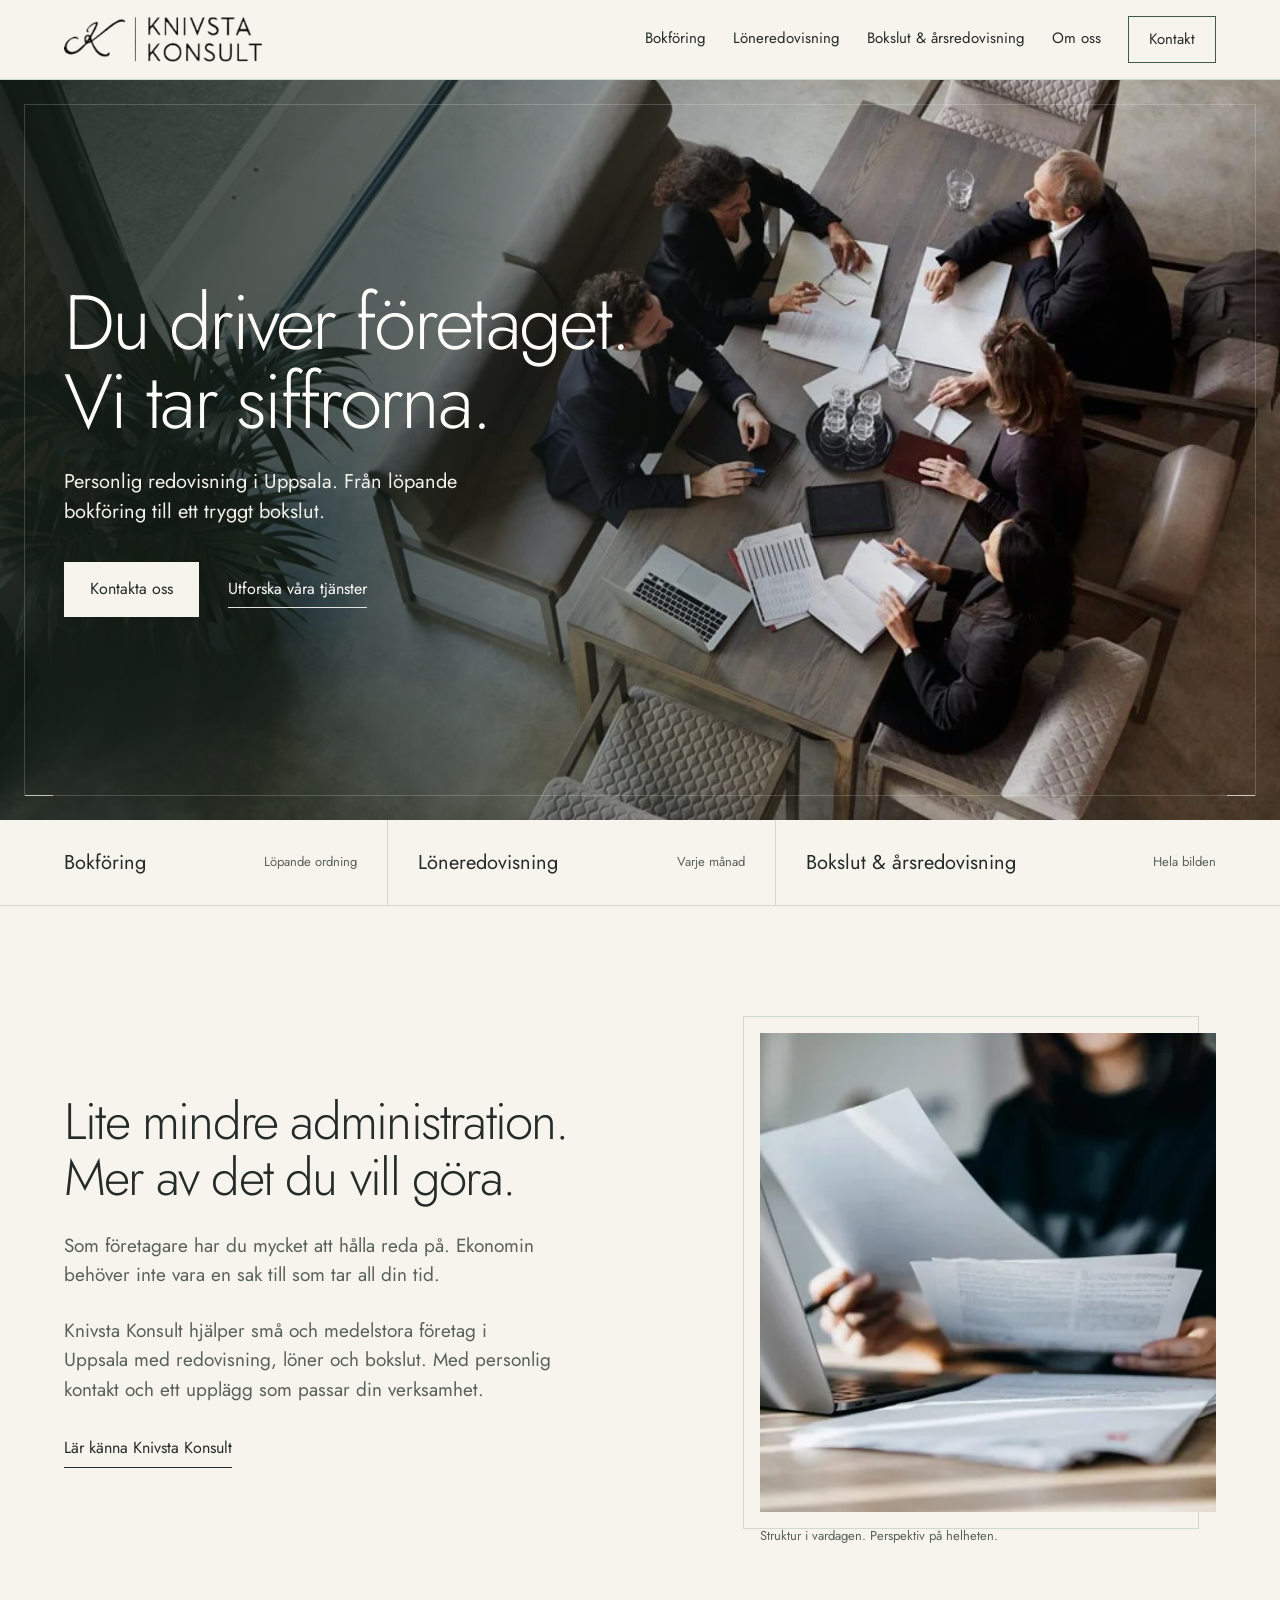
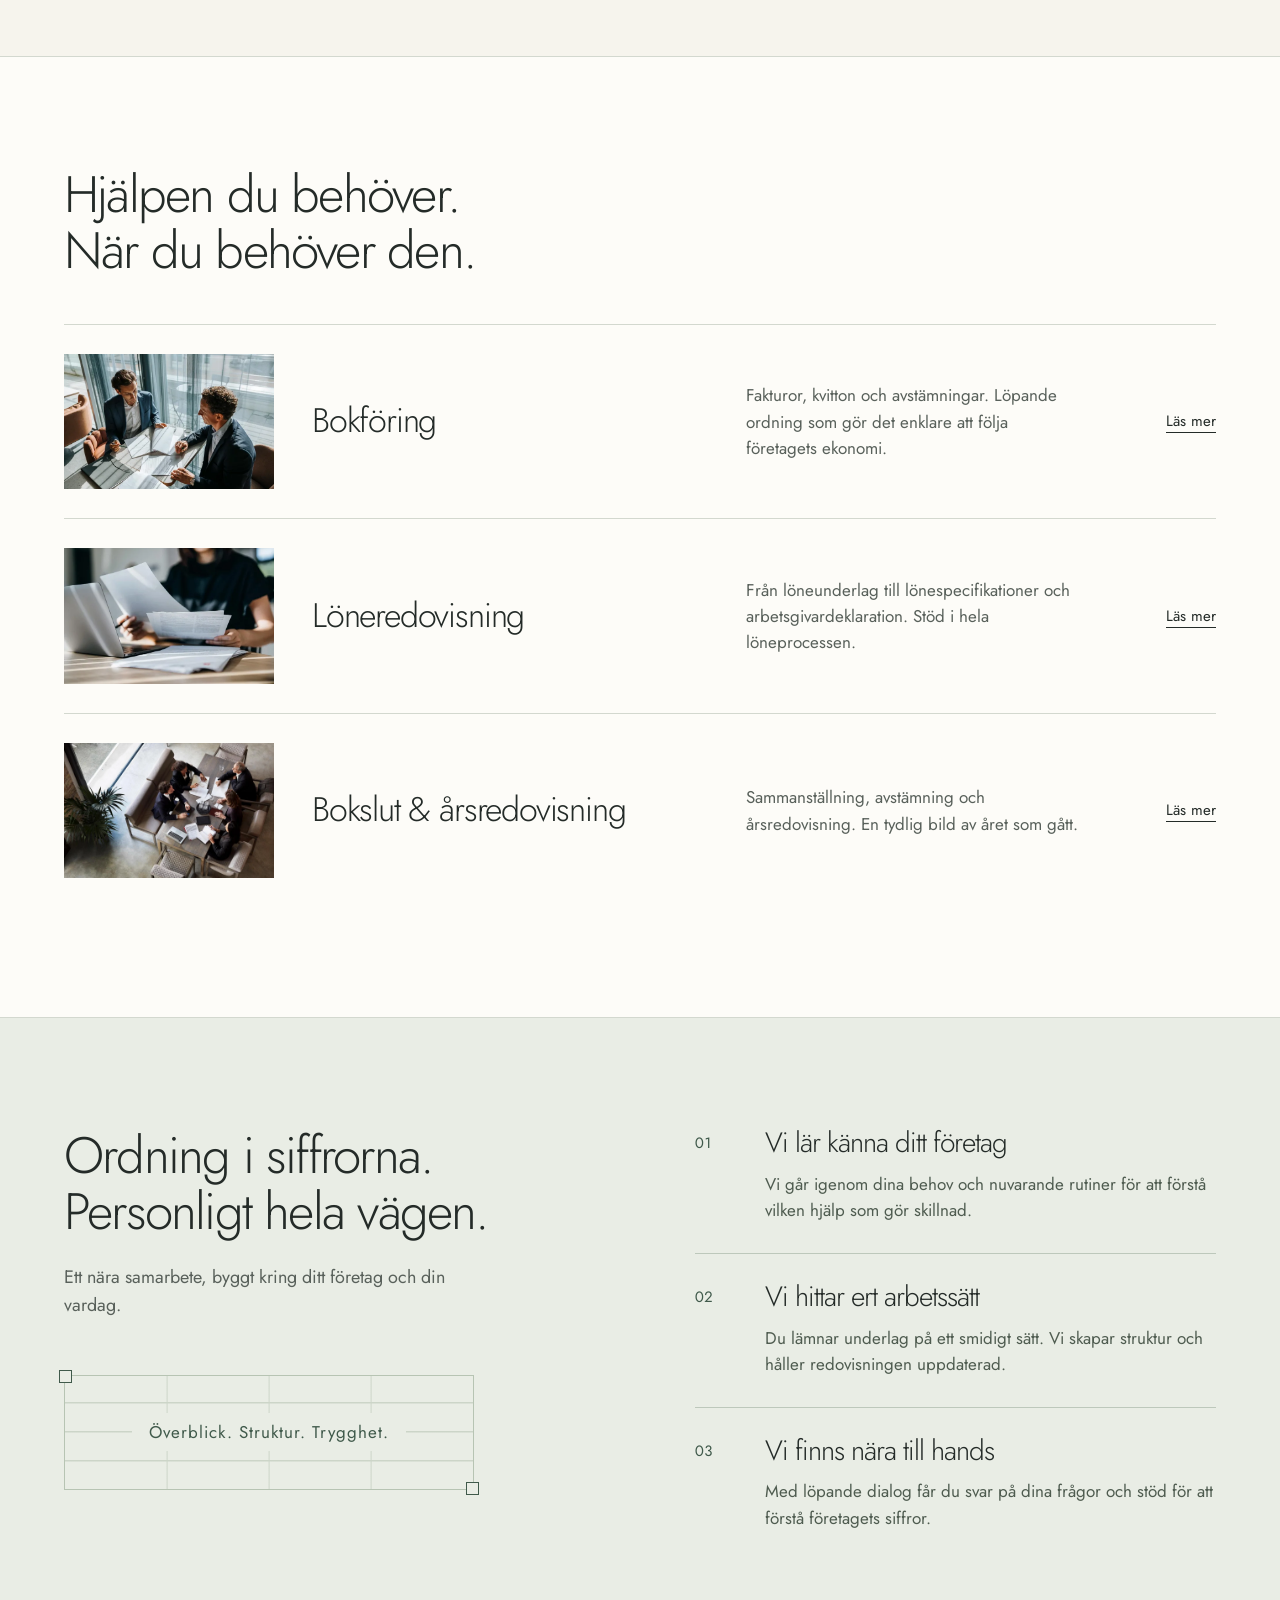
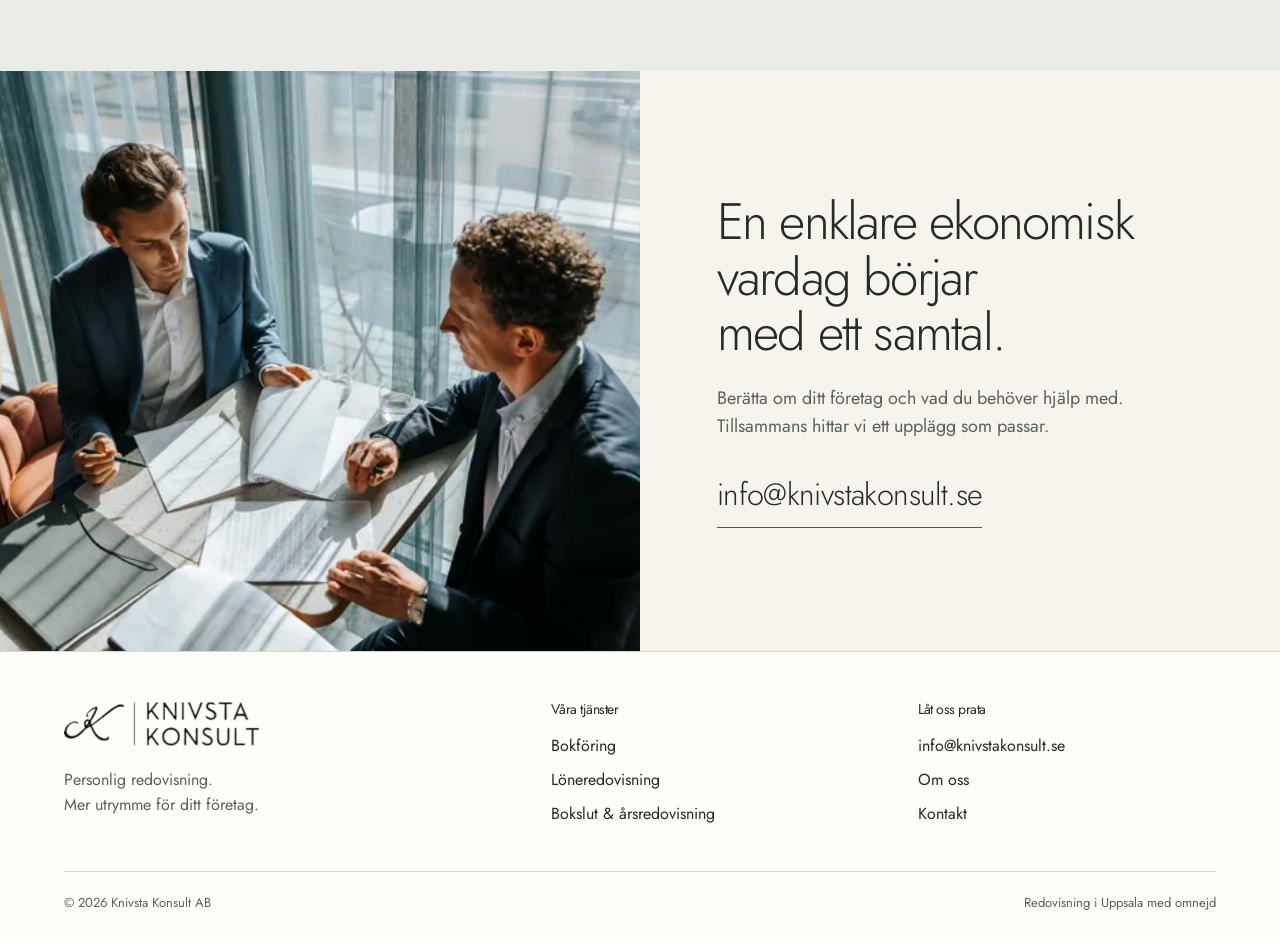
<file: index.html>
<!doctype html><html lang="sv"><head><meta charset="utf-8"><meta name="viewport" content="width=device-width,initial-scale=1"><title>Redovisningsbyrå i Uppsala | Knivsta Konsult</title><meta name="description" content="Personlig redovisning för små och medelstora företag i Uppsala. Knivsta Konsult hjälper dig med bokföring, löner, bokslut och årsredovisning."><meta name="theme-color" content="#f6f4ed"><link rel="canonical" href="https://www.knivstakonsult.se/"><meta property="og:title" content="Redovisningsbyrå i Uppsala | Knivsta Konsult"><meta property="og:description" content="Personlig redovisning för små och medelstora företag i Uppsala. Knivsta Konsult hjälper dig med bokföring, löner, bokslut och årsredovisning."><meta property="og:type" content="website"><meta property="og:locale" content="sv_SE"><link rel="icon" type="image/svg+xml" href="data:image/svg+xml,%3Csvg%20xmlns%3D%22http%3A%2F%2Fwww.w3.org%2F2000%2Fsvg%22%20viewBox%3D%220%200%2064%2064%22%3E%3Crect%20width%3D%2264%22%20height%3D%2264%22%20fill%3D%22%23405a4b%22%2F%3E%3Ctext%20x%3D%2232%22%20y%3D%2246%22%20text-anchor%3D%22middle%22%20font-family%3D%22Georgia%2Cserif%22%20font-size%3D%2246%22%20fill%3D%22%23f6f4ed%22%3EK%3C%2Ftext%3E%3C%2Fsvg%3E"><link rel="preload" href="./assets/jost-light.ttf" as="font" type="font/ttf" crossorigin><link rel="stylesheet" href="./styles.css"><script src="./script.js" defer></script><script type="application/ld+json">{"@context":"https://schema.org","@type":"AccountingService","name":"Knivsta Konsult AB","url":"https://www.knivstakonsult.se/","email":"info@knivstakonsult.se","areaServed":"Uppsala","description":"Personlig redovisning för små och medelstora företag i Uppsala. Knivsta Konsult hjälper dig med bokföring, löner, bokslut och årsredovisning."}</script></head><body><a class="skip" href="#main">Hoppa till innehållet</a><header class="header"><div class="shell header-inner"><a class="logo" href="./" aria-label="Knivsta Konsult, startsida"><img src="./assets/logo.png" width="499" height="112" alt="Knivsta Konsult"></a><button class="menu-toggle" aria-controls="navigation" aria-expanded="false"><span class="menu-label">Meny</span><span class="menu-glyph" aria-hidden="true"><i></i><i></i></span></button><nav class="nav" id="navigation" aria-label="Huvudmeny"><a href="./17/2/bokforing/">Bokföring</a><a href="./17/10/loneredovisning/">Löneredovisning</a><a href="./17/3/bokslut-arsredovisning/">Bokslut & årsredovisning</a><a href="./17/5/om-oss/">Om oss</a><a href="./17/6/kontakt/" class="nav-contact">Kontakt</a></nav></div></header><main id="main"><section class="hero"><img class="hero-image" src="./assets/meeting.webp" width="1000" height="667" alt="Möte kring företagets ekonomi i en ljus kontorsmiljö" fetchpriority="high"><div class="hero-shade"></div><div class="hero-frame"></div><div class="shell hero-content"><h1><span>Du driver företaget.</span><span>Vi tar siffrorna.</span></h1><p>Personlig redovisning i Uppsala. Från löpande bokföring till ett tryggt bokslut.</p><div class="hero-actions"><a class="button button-light" href="./17/6/kontakt/">Kontakta oss</a><a class="text-link" href="#tjanster">Utforska våra tjänster</a></div></div></section><nav class="service-strip" aria-label="Våra tjänster"><a href="./17/2/bokforing/">Bokföring <small>Löpande ordning</small></a><a href="./17/10/loneredovisning/">Löneredovisning <small>Varje månad</small></a><a href="./17/3/bokslut-arsredovisning/">Bokslut & årsredovisning <small>Hela bilden</small></a></nav><section class="shell section intro"><div class="intro-copy"><h2>Lite mindre administration.<br>Mer av det du vill göra.</h2><p>Som företagare har du mycket att hålla reda på. Ekonomin behöver inte vara en sak till som tar all din tid.</p><p>Knivsta Konsult hjälper små och medelstora företag i Uppsala med redovisning, löner och bokslut. Med personlig kontakt och ett upplägg som passar din verksamhet.</p><a class="text-link" href="./17/5/om-oss/">Lär känna Knivsta Konsult</a></div><figure class="intro-figure"><img class="" src="./assets/accounting.webp" srcset="./assets/accounting-small.webp 640w, ./assets/accounting.webp 1000w" sizes="(max-width: 640px) 100vw, 50vw" width="1000" height="667" alt="Bokföringsunderlag och dator vid ett skrivbord" loading="lazy" decoding="async"><figcaption>Struktur i vardagen. Perspektiv på helheten.</figcaption></figure></section><section class="services section" id="tjanster"><div class="shell"><h2>Hjälpen du behöver.<br>När du behöver den.</h2><a class="service-row" href="./17/2/bokforing/"><div class="service-picture"><img class="" src="./assets/advisory.webp" srcset="./assets/advisory-small.webp 640w, ./assets/advisory.webp 1000w" sizes="(max-width: 640px) 100vw, 50vw" width="1000" height="667" alt="" loading="lazy" decoding="async"></div><h3>Bokföring</h3><p>Fakturor, kvitton och avstämningar. Löpande ordning som gör det enklare att följa företagets ekonomi.</p><span class="row-action">Läs mer</span></a><a class="service-row" href="./17/10/loneredovisning/"><div class="service-picture"><img class="" src="./assets/accounting.webp" srcset="./assets/accounting-small.webp 640w, ./assets/accounting.webp 1000w" sizes="(max-width: 640px) 100vw, 50vw" width="1000" height="667" alt="" loading="lazy" decoding="async"></div><h3>Löneredovisning</h3><p>Från löneunderlag till lönespecifikationer och arbetsgivardeklaration. Stöd i hela löneprocessen.</p><span class="row-action">Läs mer</span></a><a class="service-row" href="./17/3/bokslut-arsredovisning/"><div class="service-picture"><img class="" src="./assets/meeting.webp" srcset="./assets/meeting-small.webp 640w, ./assets/meeting.webp 1000w" sizes="(max-width: 640px) 100vw, 50vw" width="1000" height="667" alt="" loading="lazy" decoding="async"></div><h3>Bokslut & årsredovisning</h3><p>Sammanställning, avstämning och årsredovisning. En tydlig bild av året som gått.</p><span class="row-action">Läs mer</span></a></div></section><section class="process section"><div class="shell process-inner"><div><h2>Ordning i siffrorna.<br>Personligt hela vägen.</h2><p class="process-intro">Ett nära samarbete, byggt kring ditt företag och din vardag.</p><div class="ledger" aria-hidden="true"><span>Överblick. Struktur. Trygghet.</span></div></div><div class="process-steps"><div class="process-step"><span class="step-number">01</span><div><h3>Vi lär känna ditt företag</h3><p>Vi går igenom dina behov och nuvarande rutiner för att förstå vilken hjälp som gör skillnad.</p></div></div><div class="process-step"><span class="step-number">02</span><div><h3>Vi hittar ert arbetssätt</h3><p>Du lämnar underlag på ett smidigt sätt. Vi skapar struktur och håller redovisningen uppdaterad.</p></div></div><div class="process-step"><span class="step-number">03</span><div><h3>Vi finns nära till hands</h3><p>Med löpande dialog får du svar på dina frågor och stöd för att förstå företagets siffror.</p></div></div></div></div></section><section class="closing"><img class="closing-image" src="./assets/advisory.webp" srcset="./assets/advisory-small.webp 640w, ./assets/advisory.webp 1000w" sizes="(max-width: 640px) 100vw, 50vw" width="1000" height="667" alt="Genomgång av ekonomiska underlag vid ett möte" loading="lazy" decoding="async"><div class="closing-copy"><h2>En enklare ekonomisk vardag börjar med ett samtal.</h2><p>Berätta om ditt företag och vad du behöver hjälp med. Tillsammans hittar vi ett upplägg som passar.</p><a class="mail-link" href="mailto:info@knivstakonsult.se">info@knivstakonsult.se</a></div></section></main><footer class="footer"><div class="shell"><div class="footer-main"><div class="footer-brand"><a class="logo" href="./" aria-label="Knivsta Konsult, startsida"><img src="./assets/logo.png" width="499" height="112" alt="Knivsta Konsult" loading="lazy"></a><p>Personlig redovisning.<br>Mer utrymme för ditt företag.</p></div><div><h2 class="footer-title">Våra tjänster</h2><div class="footer-links"><a href="./17/2/bokforing/">Bokföring</a><a href="./17/10/loneredovisning/">Löneredovisning</a><a href="./17/3/bokslut-arsredovisning/">Bokslut & årsredovisning</a></div></div><div><h2 class="footer-title">Låt oss prata</h2><div class="footer-links"><a href="mailto:info@knivstakonsult.se">info@knivstakonsult.se</a><a href="./17/5/om-oss/">Om oss</a><a href="./17/6/kontakt/">Kontakt</a></div></div></div><div class="footer-bottom"><span>© 2026 Knivsta Konsult AB</span><span>Redovisning i Uppsala med omnejd</span></div></div></footer></body></html>
</file>
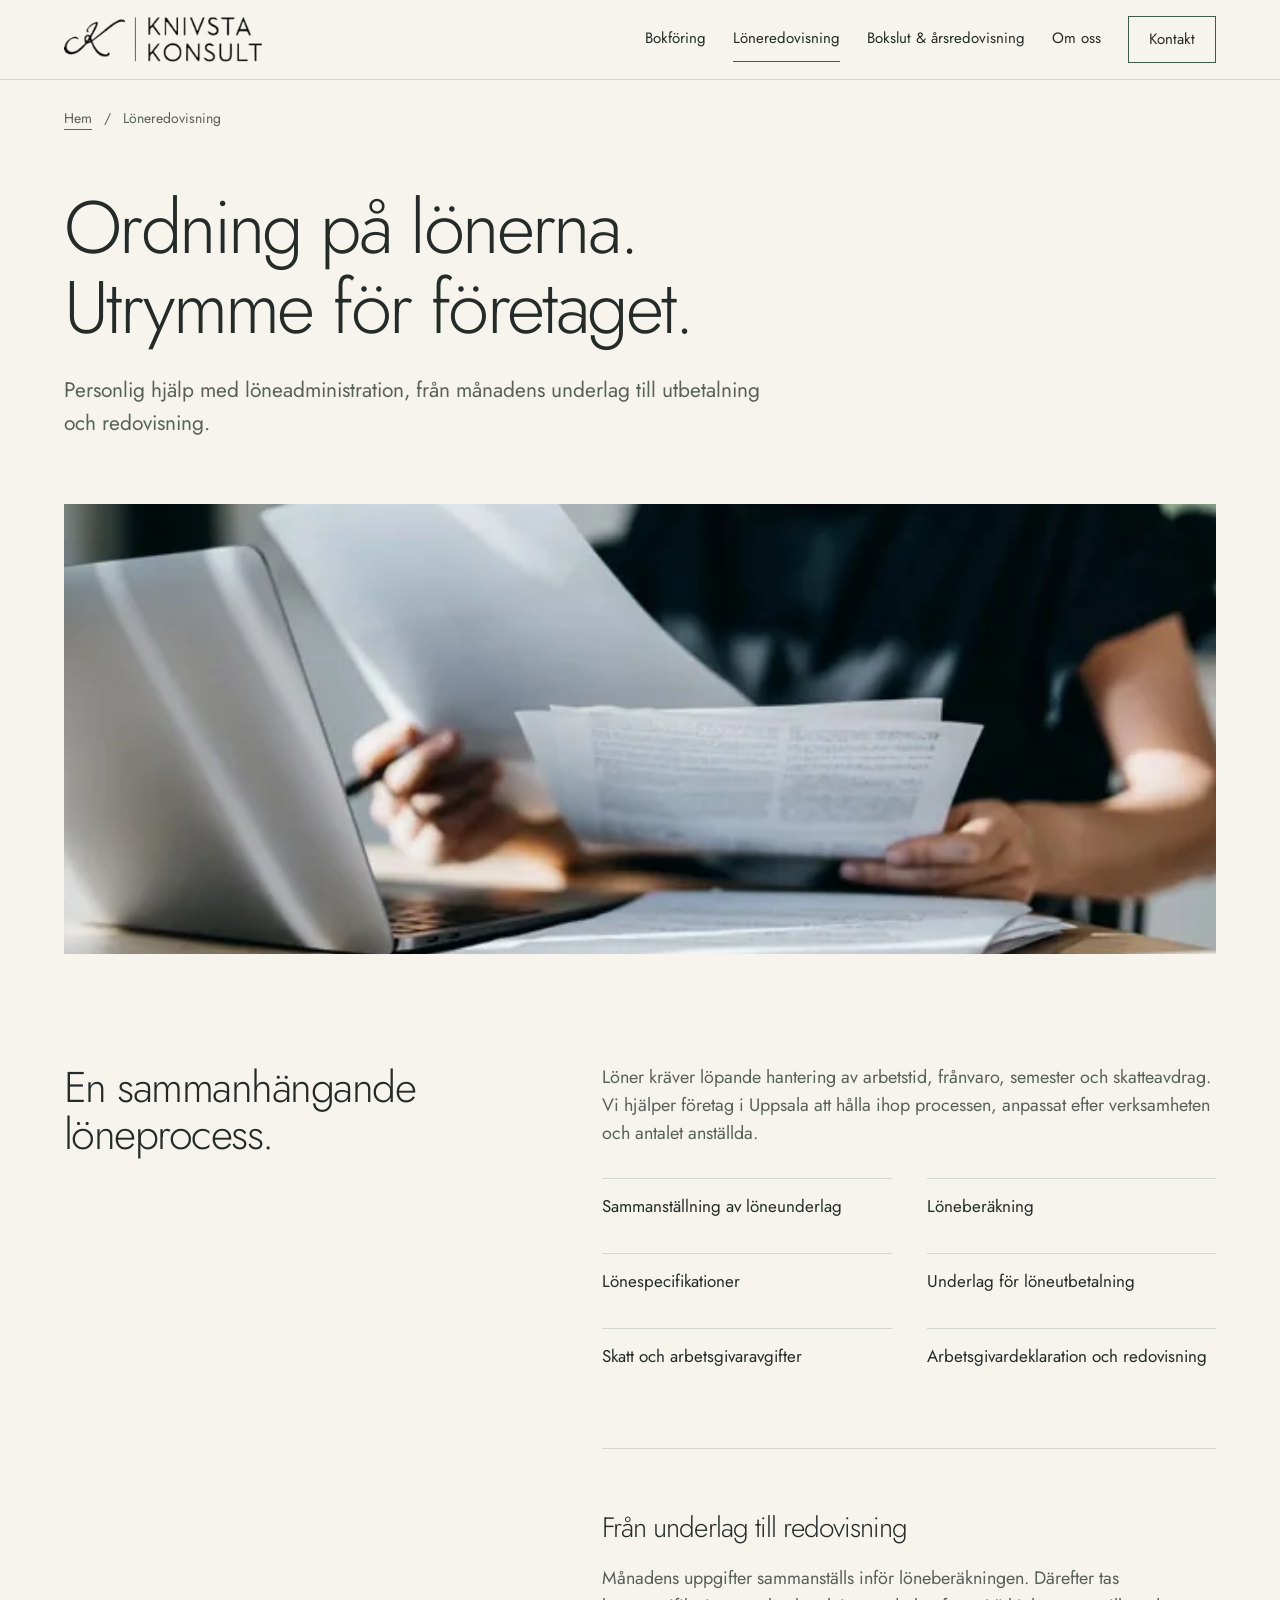
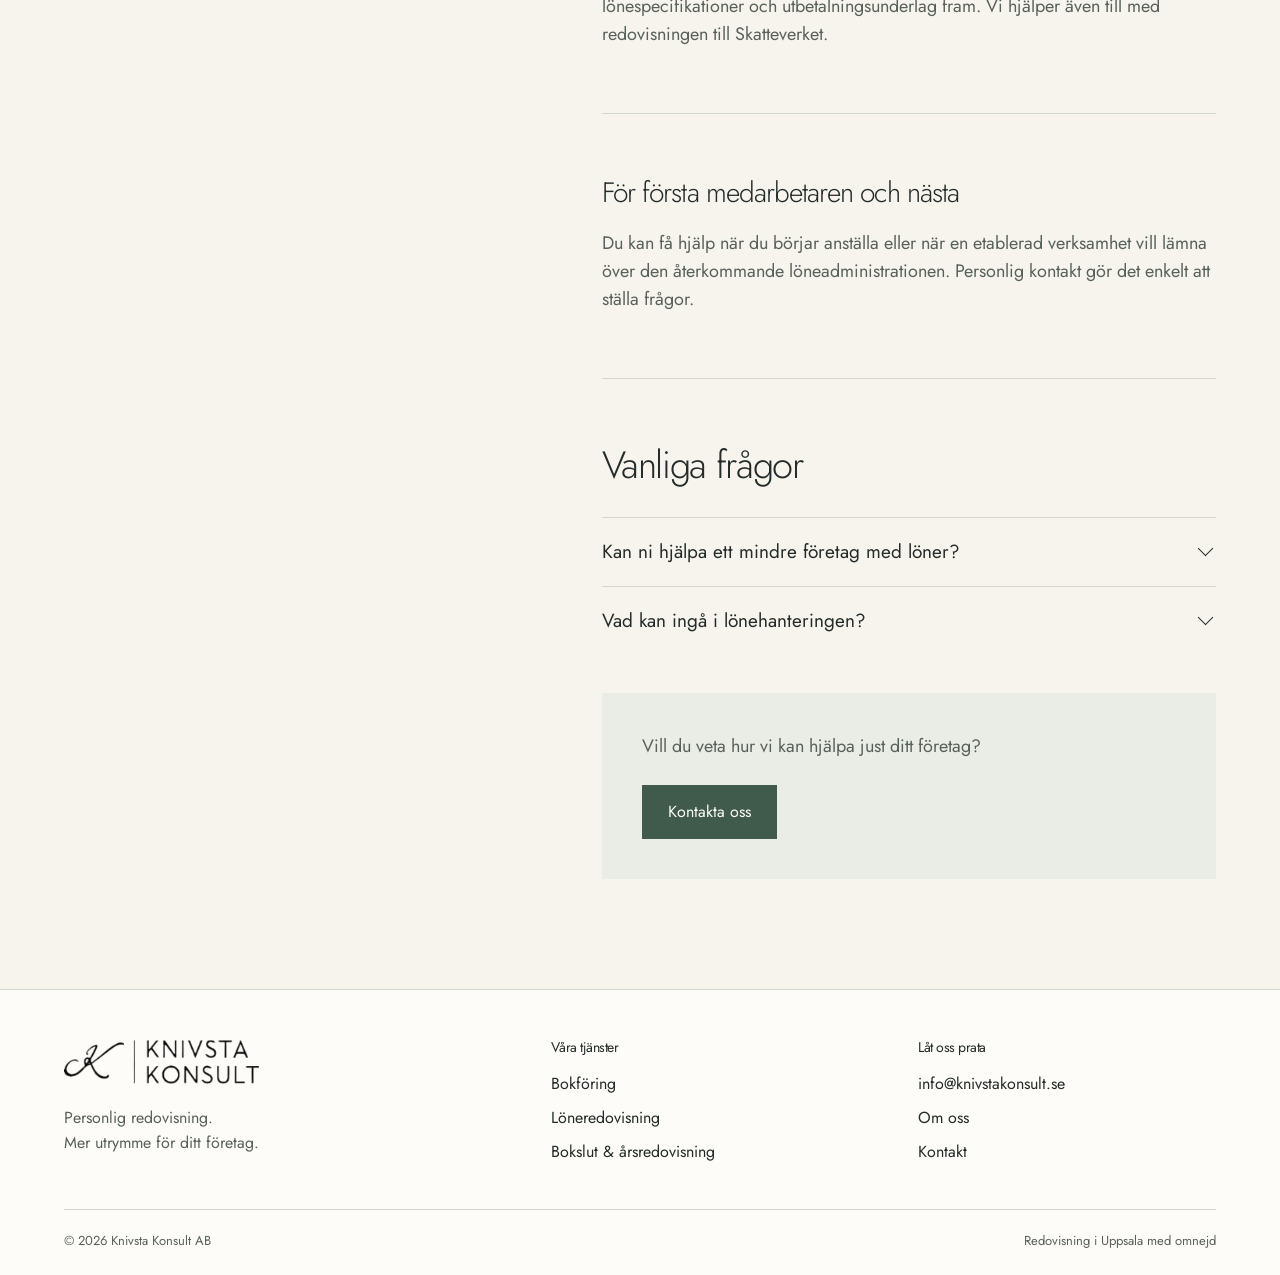
<file: 17/10/loneredovisning/index.html>
<!doctype html><html lang="sv"><head><meta charset="utf-8"><meta name="viewport" content="width=device-width,initial-scale=1"><title>Löneredovisning i Uppsala | Knivsta Konsult</title><meta name="description" content="Löneadministration med personlig kontakt. Hjälp med löneunderlag, löneberäkning, lönespecifikationer och arbetsgivardeklaration i Uppsala."><meta name="theme-color" content="#f6f4ed"><link rel="canonical" href="https://www.knivstakonsult.se/17/10/loneredovisning/"><meta property="og:title" content="Löneredovisning i Uppsala | Knivsta Konsult"><meta property="og:description" content="Löneadministration med personlig kontakt. Hjälp med löneunderlag, löneberäkning, lönespecifikationer och arbetsgivardeklaration i Uppsala."><meta property="og:type" content="website"><meta property="og:locale" content="sv_SE"><link rel="icon" type="image/svg+xml" href="data:image/svg+xml,%3Csvg%20xmlns%3D%22http%3A%2F%2Fwww.w3.org%2F2000%2Fsvg%22%20viewBox%3D%220%200%2064%2064%22%3E%3Crect%20width%3D%2264%22%20height%3D%2264%22%20fill%3D%22%23405a4b%22%2F%3E%3Ctext%20x%3D%2232%22%20y%3D%2246%22%20text-anchor%3D%22middle%22%20font-family%3D%22Georgia%2Cserif%22%20font-size%3D%2246%22%20fill%3D%22%23f6f4ed%22%3EK%3C%2Ftext%3E%3C%2Fsvg%3E"><link rel="preload" href="../../../assets/jost-light.ttf" as="font" type="font/ttf" crossorigin><link rel="stylesheet" href="../../../styles.css"><script src="../../../script.js" defer></script><script type="application/ld+json">{"@context":"https://schema.org","@type":"AccountingService","name":"Knivsta Konsult AB","url":"https://www.knivstakonsult.se/","email":"info@knivstakonsult.se","areaServed":"Uppsala","description":"Personlig redovisning för små och medelstora företag i Uppsala. Knivsta Konsult hjälper dig med bokföring, löner, bokslut och årsredovisning."}</script></head><body><a class="skip" href="#main">Hoppa till innehållet</a><header class="header"><div class="shell header-inner"><a class="logo" href="../../../" aria-label="Knivsta Konsult, startsida"><img src="../../../assets/logo.png" width="499" height="112" alt="Knivsta Konsult"></a><button class="menu-toggle" aria-controls="navigation" aria-expanded="false"><span class="menu-label">Meny</span><span class="menu-glyph" aria-hidden="true"><i></i><i></i></span></button><nav class="nav" id="navigation" aria-label="Huvudmeny"><a href="../../../17/2/bokforing/">Bokföring</a><a href="../../../17/10/loneredovisning/" aria-current="page">Löneredovisning</a><a href="../../../17/3/bokslut-arsredovisning/">Bokslut & årsredovisning</a><a href="../../../17/5/om-oss/">Om oss</a><a href="../../../17/6/kontakt/" class="nav-contact">Kontakt</a></nav></div></header><main id="main"><div class="shell breadcrumbs"><a href="../../../">Hem</a><span aria-current="page">Löneredovisning</span></div><div class="shell"><section class="page-top"><h1>Ordning på lönerna.<br>Utrymme för företaget.</h1><p>Personlig hjälp med löneadministration, från månadens underlag till utbetalning och redovisning.</p></section><img class="page-image" src="../../../assets/accounting.webp" srcset="../../../assets/accounting-small.webp 640w, ../../../assets/accounting.webp 1000w" sizes="(max-width: 640px) 100vw, 50vw" width="1000" height="667" alt="Ekonomiska underlag granskas under ett arbetsmöte" fetchpriority="high" decoding="async"><section class="section detail-content"><h2>En sammanhängande löneprocess.</h2><div><div class="detail-block"><p>Löner kräver löpande hantering av arbetstid, frånvaro, semester och skatteavdrag. Vi hjälper företag i Uppsala att hålla ihop processen, anpassat efter verksamheten och antalet anställda.</p><ul class="inclusions"><li>Sammanställning av löneunderlag</li><li>Löneberäkning</li><li>Lönespecifikationer</li><li>Underlag för löneutbetalning</li><li>Skatt och arbetsgivaravgifter</li><li>Arbetsgivardeklaration och redovisning</li></ul></div><div class="detail-block"><h3>Från underlag till redovisning</h3><p>Månadens uppgifter sammanställs inför löneberäkningen. Därefter tas lönespecifikationer och utbetalningsunderlag fram. Vi hjälper även till med redovisningen till Skatteverket.</p></div><div class="detail-block"><h3>För första medarbetaren och nästa</h3><p>Du kan få hjälp när du börjar anställa eller när en etablerad verksamhet vill lämna över den återkommande löneadministrationen. Personlig kontakt gör det enkelt att ställa frågor.</p></div><div class="faq"><h2>Vanliga frågor</h2><details><summary>Kan ni hjälpa ett mindre företag med löner?</summary><p>Ja. Hjälpen anpassas efter ditt företag och antalet anställda, även när det gäller de första medarbetarna.</p></details><details><summary>Vad kan ingå i lönehanteringen?</summary><p>Löneunderlag, löneberäkning, lönespecifikationer, utbetalningsunderlag samt redovisning av lön, skatteavdrag och arbetsgivaravgifter.</p></details></div><div class="detail-cta"><p>Vill du veta hur vi kan hjälpa just ditt företag?</p><a class="button" href="../../../17/6/kontakt/">Kontakta oss</a></div></div></section></div></main><footer class="footer"><div class="shell"><div class="footer-main"><div class="footer-brand"><a class="logo" href="../../../" aria-label="Knivsta Konsult, startsida"><img src="../../../assets/logo.png" width="499" height="112" alt="Knivsta Konsult" loading="lazy"></a><p>Personlig redovisning.<br>Mer utrymme för ditt företag.</p></div><div><h2 class="footer-title">Våra tjänster</h2><div class="footer-links"><a href="../../../17/2/bokforing/">Bokföring</a><a href="../../../17/10/loneredovisning/">Löneredovisning</a><a href="../../../17/3/bokslut-arsredovisning/">Bokslut & årsredovisning</a></div></div><div><h2 class="footer-title">Låt oss prata</h2><div class="footer-links"><a href="mailto:info@knivstakonsult.se">info@knivstakonsult.se</a><a href="../../../17/5/om-oss/">Om oss</a><a href="../../../17/6/kontakt/">Kontakt</a></div></div></div><div class="footer-bottom"><span>© 2026 Knivsta Konsult AB</span><span>Redovisning i Uppsala med omnejd</span></div></div></footer></body></html>
</file>
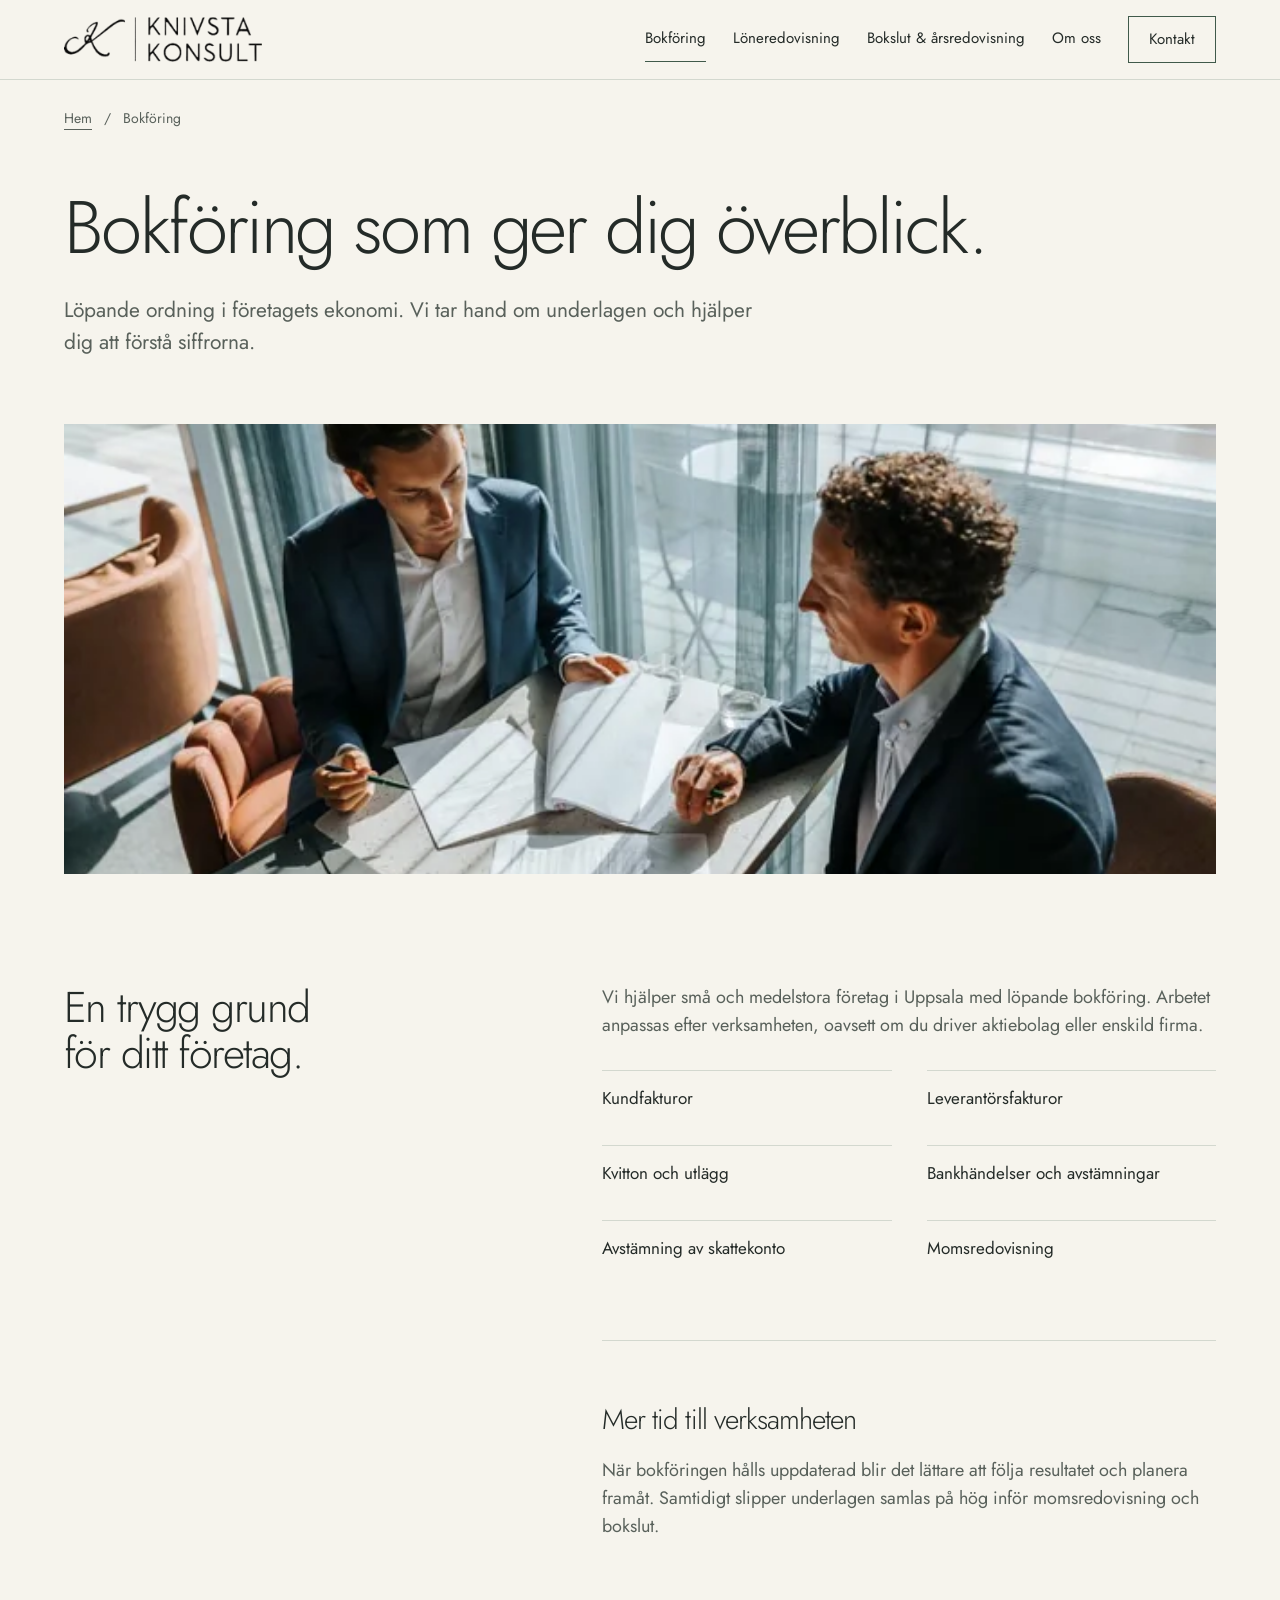
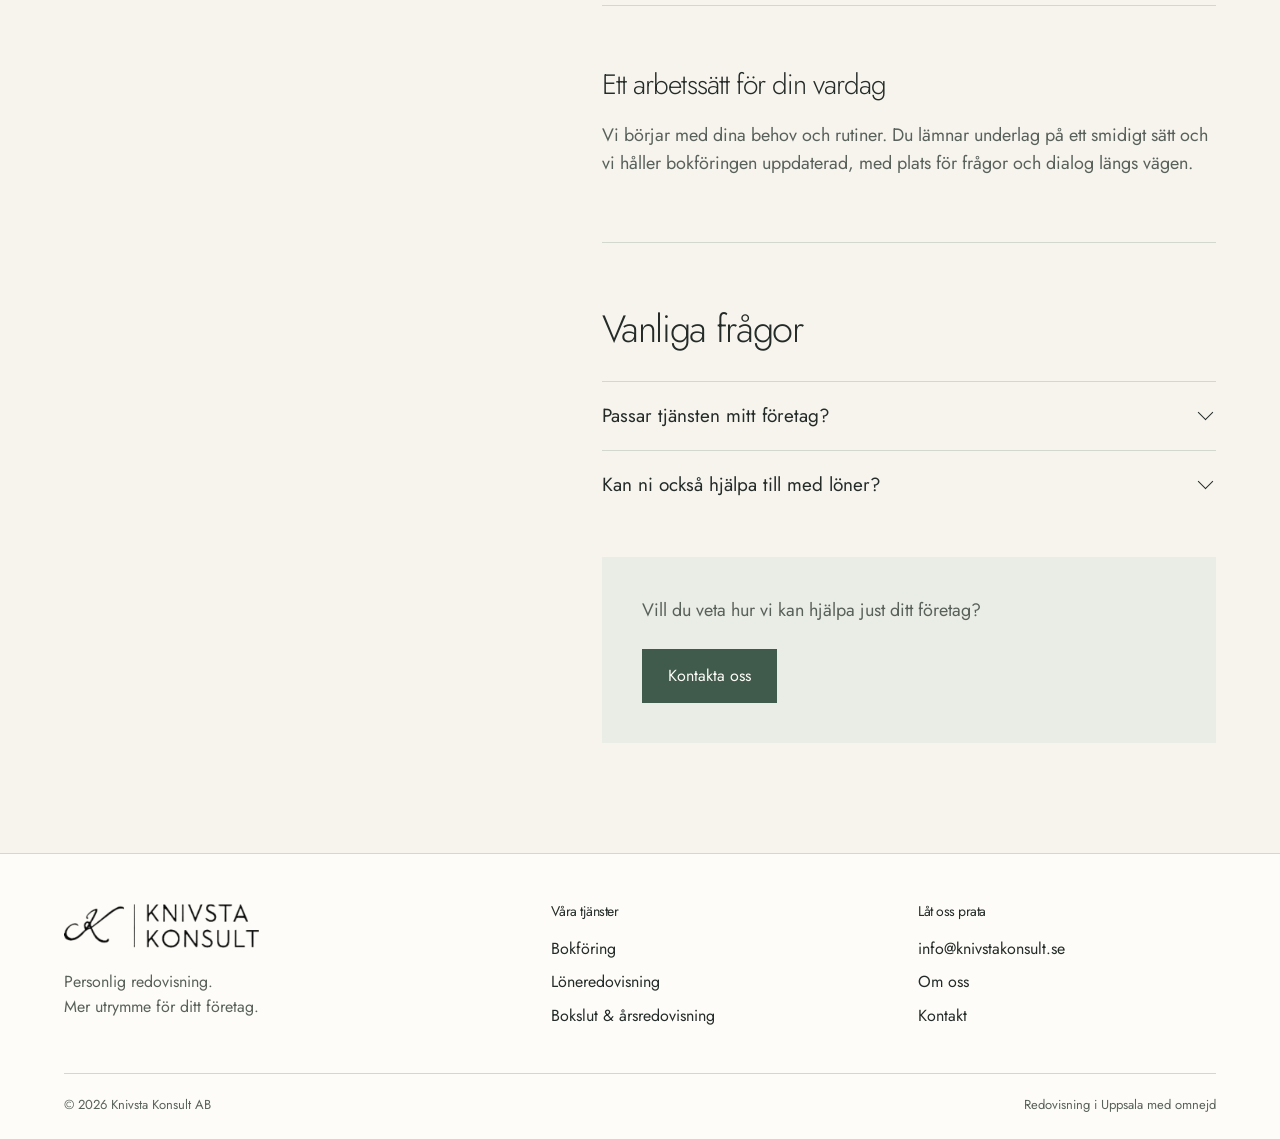
<file: 17/2/bokforing/index.html>
<!doctype html><html lang="sv"><head><meta charset="utf-8"><meta name="viewport" content="width=device-width,initial-scale=1"><title>Bokföring i Uppsala | Knivsta Konsult</title><meta name="description" content="Få hjälp med löpande bokföring, fakturor, kvitton, avstämningar och moms. Knivsta Konsult hjälper små och medelstora företag i Uppsala."><meta name="theme-color" content="#f6f4ed"><link rel="canonical" href="https://www.knivstakonsult.se/17/2/bokforing/"><meta property="og:title" content="Bokföring i Uppsala | Knivsta Konsult"><meta property="og:description" content="Få hjälp med löpande bokföring, fakturor, kvitton, avstämningar och moms. Knivsta Konsult hjälper små och medelstora företag i Uppsala."><meta property="og:type" content="website"><meta property="og:locale" content="sv_SE"><link rel="icon" type="image/svg+xml" href="data:image/svg+xml,%3Csvg%20xmlns%3D%22http%3A%2F%2Fwww.w3.org%2F2000%2Fsvg%22%20viewBox%3D%220%200%2064%2064%22%3E%3Crect%20width%3D%2264%22%20height%3D%2264%22%20fill%3D%22%23405a4b%22%2F%3E%3Ctext%20x%3D%2232%22%20y%3D%2246%22%20text-anchor%3D%22middle%22%20font-family%3D%22Georgia%2Cserif%22%20font-size%3D%2246%22%20fill%3D%22%23f6f4ed%22%3EK%3C%2Ftext%3E%3C%2Fsvg%3E"><link rel="preload" href="../../../assets/jost-light.ttf" as="font" type="font/ttf" crossorigin><link rel="stylesheet" href="../../../styles.css"><script src="../../../script.js" defer></script><script type="application/ld+json">{"@context":"https://schema.org","@type":"AccountingService","name":"Knivsta Konsult AB","url":"https://www.knivstakonsult.se/","email":"info@knivstakonsult.se","areaServed":"Uppsala","description":"Personlig redovisning för små och medelstora företag i Uppsala. Knivsta Konsult hjälper dig med bokföring, löner, bokslut och årsredovisning."}</script></head><body><a class="skip" href="#main">Hoppa till innehållet</a><header class="header"><div class="shell header-inner"><a class="logo" href="../../../" aria-label="Knivsta Konsult, startsida"><img src="../../../assets/logo.png" width="499" height="112" alt="Knivsta Konsult"></a><button class="menu-toggle" aria-controls="navigation" aria-expanded="false"><span class="menu-label">Meny</span><span class="menu-glyph" aria-hidden="true"><i></i><i></i></span></button><nav class="nav" id="navigation" aria-label="Huvudmeny"><a href="../../../17/2/bokforing/" aria-current="page">Bokföring</a><a href="../../../17/10/loneredovisning/">Löneredovisning</a><a href="../../../17/3/bokslut-arsredovisning/">Bokslut & årsredovisning</a><a href="../../../17/5/om-oss/">Om oss</a><a href="../../../17/6/kontakt/" class="nav-contact">Kontakt</a></nav></div></header><main id="main"><div class="shell breadcrumbs"><a href="../../../">Hem</a><span aria-current="page">Bokföring</span></div><div class="shell"><section class="page-top"><h1>Bokföring som ger dig överblick.</h1><p>Löpande ordning i företagets ekonomi. Vi tar hand om underlagen och hjälper dig att förstå siffrorna.</p></section><img class="page-image" src="../../../assets/advisory.webp" srcset="../../../assets/advisory-small.webp 640w, ../../../assets/advisory.webp 1000w" sizes="(max-width: 640px) 100vw, 50vw" width="1000" height="667" alt="Ekonomiska underlag granskas under ett arbetsmöte" fetchpriority="high" decoding="async"><section class="section detail-content"><h2>En trygg grund för ditt företag.</h2><div><div class="detail-block"><p>Vi hjälper små och medelstora företag i Uppsala med löpande bokföring. Arbetet anpassas efter verksamheten, oavsett om du driver aktiebolag eller enskild firma.</p><ul class="inclusions"><li>Kundfakturor</li><li>Leverantörsfakturor</li><li>Kvitton och utlägg</li><li>Bankhändelser och avstämningar</li><li>Avstämning av skattekonto</li><li>Momsredovisning</li></ul></div><div class="detail-block"><h3>Mer tid till verksamheten</h3><p>När bokföringen hålls uppdaterad blir det lättare att följa resultatet och planera framåt. Samtidigt slipper underlagen samlas på hög inför momsredovisning och bokslut.</p></div><div class="detail-block"><h3>Ett arbetssätt för din vardag</h3><p>Vi börjar med dina behov och rutiner. Du lämnar underlag på ett smidigt sätt och vi håller bokföringen uppdaterad, med plats för frågor och dialog längs vägen.</p></div><div class="faq"><h2>Vanliga frågor</h2><details><summary>Passar tjänsten mitt företag?</summary><p>Vi hjälper både små och medelstora företag, aktiebolag och enskilda firmor. Upplägget anpassas efter din verksamhet.</p></details><details><summary>Kan ni också hjälpa till med löner?</summary><p>Ja. Löneredovisning är en av våra tjänster. Vi kan prata om ett samlat upplägg för ditt företag.</p></details></div><div class="detail-cta"><p>Vill du veta hur vi kan hjälpa just ditt företag?</p><a class="button" href="../../../17/6/kontakt/">Kontakta oss</a></div></div></section></div></main><footer class="footer"><div class="shell"><div class="footer-main"><div class="footer-brand"><a class="logo" href="../../../" aria-label="Knivsta Konsult, startsida"><img src="../../../assets/logo.png" width="499" height="112" alt="Knivsta Konsult" loading="lazy"></a><p>Personlig redovisning.<br>Mer utrymme för ditt företag.</p></div><div><h2 class="footer-title">Våra tjänster</h2><div class="footer-links"><a href="../../../17/2/bokforing/">Bokföring</a><a href="../../../17/10/loneredovisning/">Löneredovisning</a><a href="../../../17/3/bokslut-arsredovisning/">Bokslut & årsredovisning</a></div></div><div><h2 class="footer-title">Låt oss prata</h2><div class="footer-links"><a href="mailto:info@knivstakonsult.se">info@knivstakonsult.se</a><a href="../../../17/5/om-oss/">Om oss</a><a href="../../../17/6/kontakt/">Kontakt</a></div></div></div><div class="footer-bottom"><span>© 2026 Knivsta Konsult AB</span><span>Redovisning i Uppsala med omnejd</span></div></div></footer></body></html>
</file>
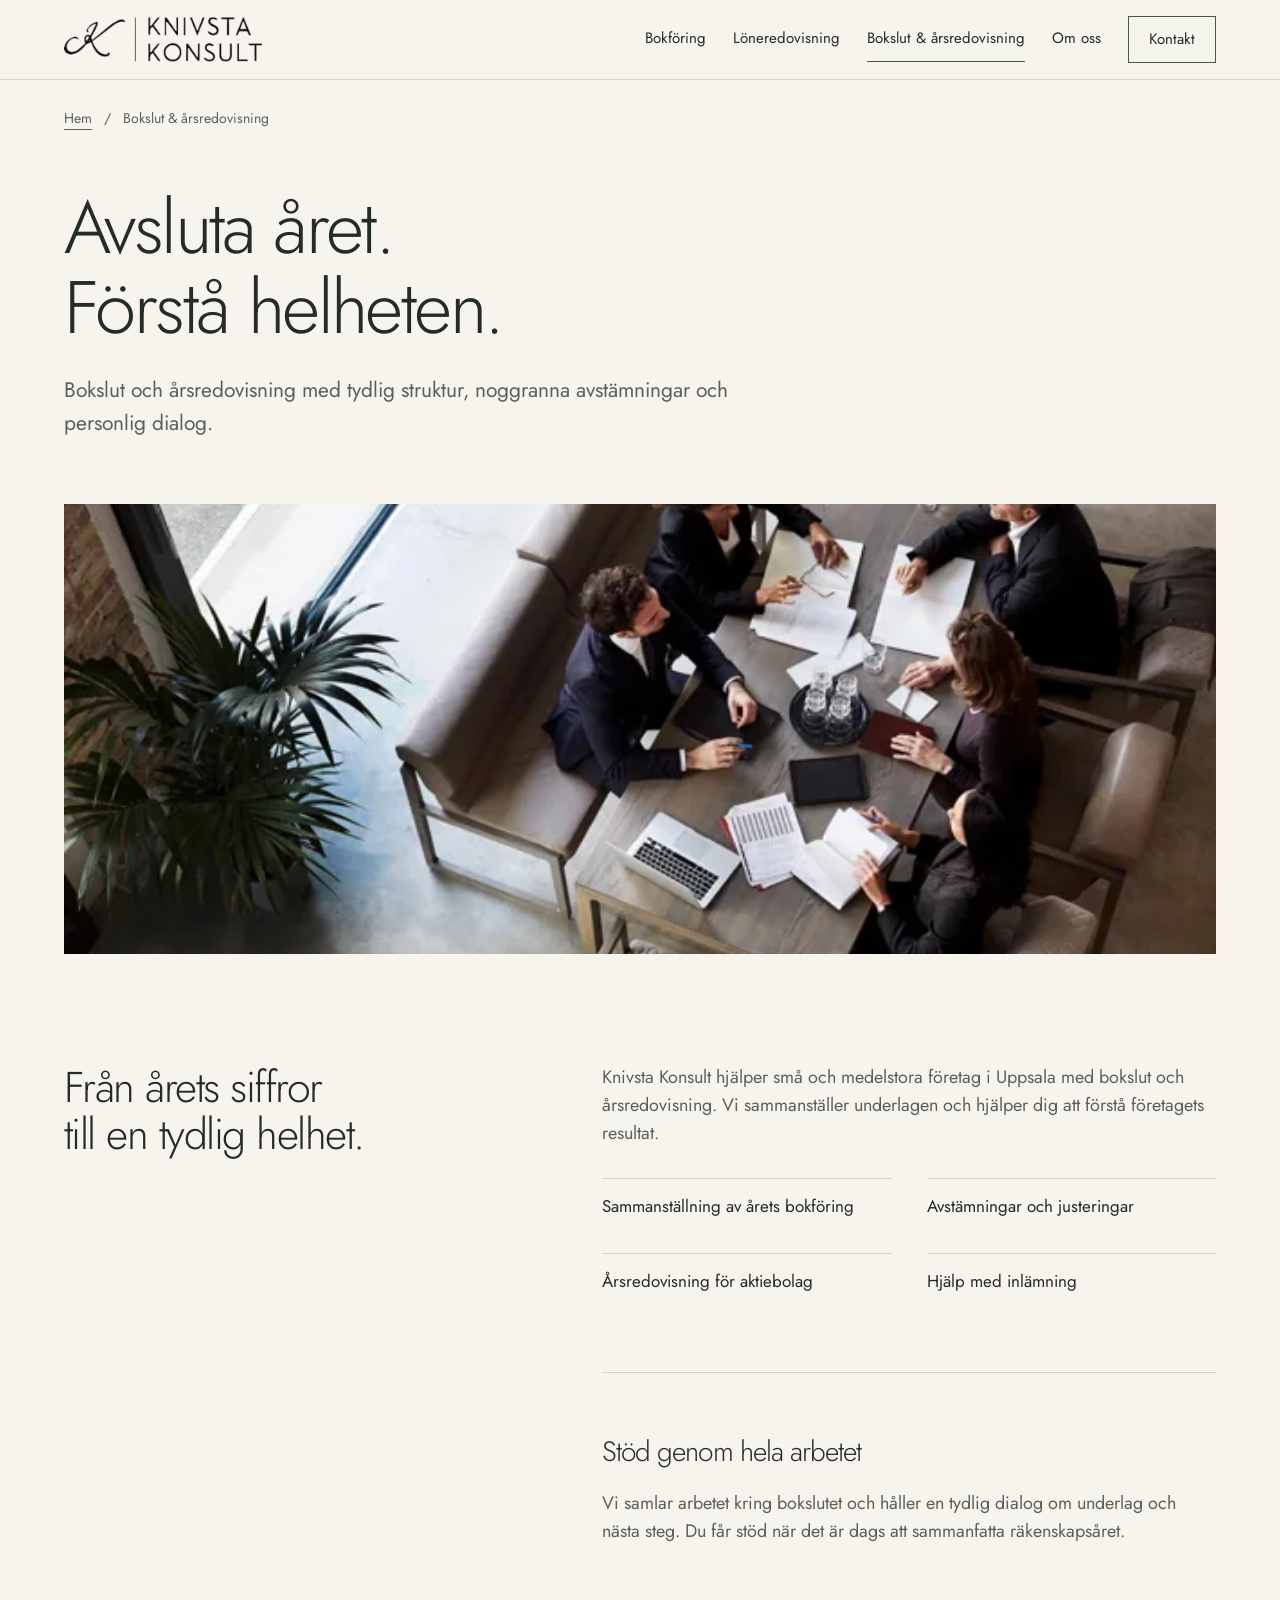
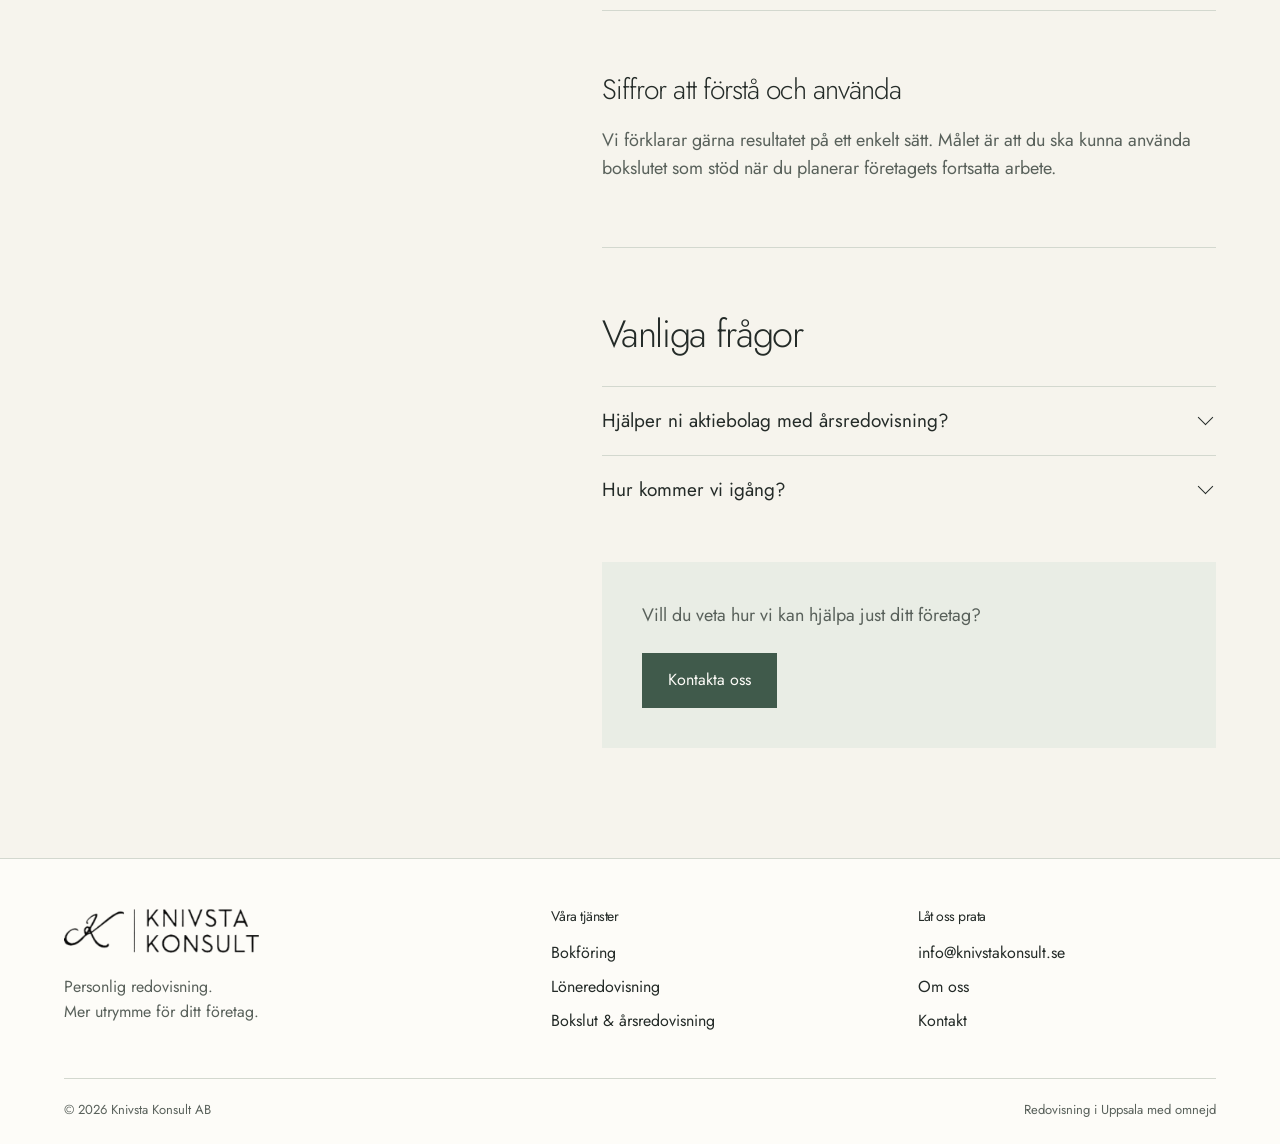
<file: 17/3/bokslut-arsredovisning/index.html>
<!doctype html><html lang="sv"><head><meta charset="utf-8"><meta name="viewport" content="width=device-width,initial-scale=1"><title>Bokslut & årsredovisning i Uppsala | Knivsta Konsult</title><meta name="description" content="Bokslut och årsredovisning med ordning, avstämningar och tydlig dialog. För små och medelstora företag i Uppsala."><meta name="theme-color" content="#f6f4ed"><link rel="canonical" href="https://www.knivstakonsult.se/17/3/bokslut-arsredovisning/"><meta property="og:title" content="Bokslut & årsredovisning i Uppsala | Knivsta Konsult"><meta property="og:description" content="Bokslut och årsredovisning med ordning, avstämningar och tydlig dialog. För små och medelstora företag i Uppsala."><meta property="og:type" content="website"><meta property="og:locale" content="sv_SE"><link rel="icon" type="image/svg+xml" href="data:image/svg+xml,%3Csvg%20xmlns%3D%22http%3A%2F%2Fwww.w3.org%2F2000%2Fsvg%22%20viewBox%3D%220%200%2064%2064%22%3E%3Crect%20width%3D%2264%22%20height%3D%2264%22%20fill%3D%22%23405a4b%22%2F%3E%3Ctext%20x%3D%2232%22%20y%3D%2246%22%20text-anchor%3D%22middle%22%20font-family%3D%22Georgia%2Cserif%22%20font-size%3D%2246%22%20fill%3D%22%23f6f4ed%22%3EK%3C%2Ftext%3E%3C%2Fsvg%3E"><link rel="preload" href="../../../assets/jost-light.ttf" as="font" type="font/ttf" crossorigin><link rel="stylesheet" href="../../../styles.css"><script src="../../../script.js" defer></script><script type="application/ld+json">{"@context":"https://schema.org","@type":"AccountingService","name":"Knivsta Konsult AB","url":"https://www.knivstakonsult.se/","email":"info@knivstakonsult.se","areaServed":"Uppsala","description":"Personlig redovisning för små och medelstora företag i Uppsala. Knivsta Konsult hjälper dig med bokföring, löner, bokslut och årsredovisning."}</script></head><body><a class="skip" href="#main">Hoppa till innehållet</a><header class="header"><div class="shell header-inner"><a class="logo" href="../../../" aria-label="Knivsta Konsult, startsida"><img src="../../../assets/logo.png" width="499" height="112" alt="Knivsta Konsult"></a><button class="menu-toggle" aria-controls="navigation" aria-expanded="false"><span class="menu-label">Meny</span><span class="menu-glyph" aria-hidden="true"><i></i><i></i></span></button><nav class="nav" id="navigation" aria-label="Huvudmeny"><a href="../../../17/2/bokforing/">Bokföring</a><a href="../../../17/10/loneredovisning/">Löneredovisning</a><a href="../../../17/3/bokslut-arsredovisning/" aria-current="page">Bokslut & årsredovisning</a><a href="../../../17/5/om-oss/">Om oss</a><a href="../../../17/6/kontakt/" class="nav-contact">Kontakt</a></nav></div></header><main id="main"><div class="shell breadcrumbs"><a href="../../../">Hem</a><span aria-current="page">Bokslut & årsredovisning</span></div><div class="shell"><section class="page-top"><h1>Avsluta året.<br>Förstå helheten.</h1><p>Bokslut och årsredovisning med tydlig struktur, noggranna avstämningar och personlig dialog.</p></section><img class="page-image" src="../../../assets/meeting.webp" srcset="../../../assets/meeting-small.webp 640w, ../../../assets/meeting.webp 1000w" sizes="(max-width: 640px) 100vw, 50vw" width="1000" height="667" alt="Ekonomiska underlag granskas under ett arbetsmöte" fetchpriority="high" decoding="async"><section class="section detail-content"><h2>Från årets siffror till en tydlig helhet.</h2><div><div class="detail-block"><p>Knivsta Konsult hjälper små och medelstora företag i Uppsala med bokslut och årsredovisning. Vi sammanställer underlagen och hjälper dig att förstå företagets resultat.</p><ul class="inclusions"><li>Sammanställning av årets bokföring</li><li>Avstämningar och justeringar</li><li>Årsredovisning för aktiebolag</li><li>Hjälp med inlämning</li></ul></div><div class="detail-block"><h3>Stöd genom hela arbetet</h3><p>Vi samlar arbetet kring bokslutet och håller en tydlig dialog om underlag och nästa steg. Du får stöd när det är dags att sammanfatta räkenskapsåret.</p></div><div class="detail-block"><h3>Siffror att förstå och använda</h3><p>Vi förklarar gärna resultatet på ett enkelt sätt. Målet är att du ska kunna använda bokslutet som stöd när du planerar företagets fortsatta arbete.</p></div><div class="faq"><h2>Vanliga frågor</h2><details><summary>Hjälper ni aktiebolag med årsredovisning?</summary><p>Ja. Årsredovisning för aktiebolag ingår i vårt tjänsteutbud, tillsammans med bokslut och avstämningar.</p></details><details><summary>Hur kommer vi igång?</summary><p>Mejla oss och beskriv ditt företag och vad du behöver hjälp med. Vi går därefter igenom behov och underlag tillsammans.</p></details></div><div class="detail-cta"><p>Vill du veta hur vi kan hjälpa just ditt företag?</p><a class="button" href="../../../17/6/kontakt/">Kontakta oss</a></div></div></section></div></main><footer class="footer"><div class="shell"><div class="footer-main"><div class="footer-brand"><a class="logo" href="../../../" aria-label="Knivsta Konsult, startsida"><img src="../../../assets/logo.png" width="499" height="112" alt="Knivsta Konsult" loading="lazy"></a><p>Personlig redovisning.<br>Mer utrymme för ditt företag.</p></div><div><h2 class="footer-title">Våra tjänster</h2><div class="footer-links"><a href="../../../17/2/bokforing/">Bokföring</a><a href="../../../17/10/loneredovisning/">Löneredovisning</a><a href="../../../17/3/bokslut-arsredovisning/">Bokslut & årsredovisning</a></div></div><div><h2 class="footer-title">Låt oss prata</h2><div class="footer-links"><a href="mailto:info@knivstakonsult.se">info@knivstakonsult.se</a><a href="../../../17/5/om-oss/">Om oss</a><a href="../../../17/6/kontakt/">Kontakt</a></div></div></div><div class="footer-bottom"><span>© 2026 Knivsta Konsult AB</span><span>Redovisning i Uppsala med omnejd</span></div></div></footer></body></html>
</file>
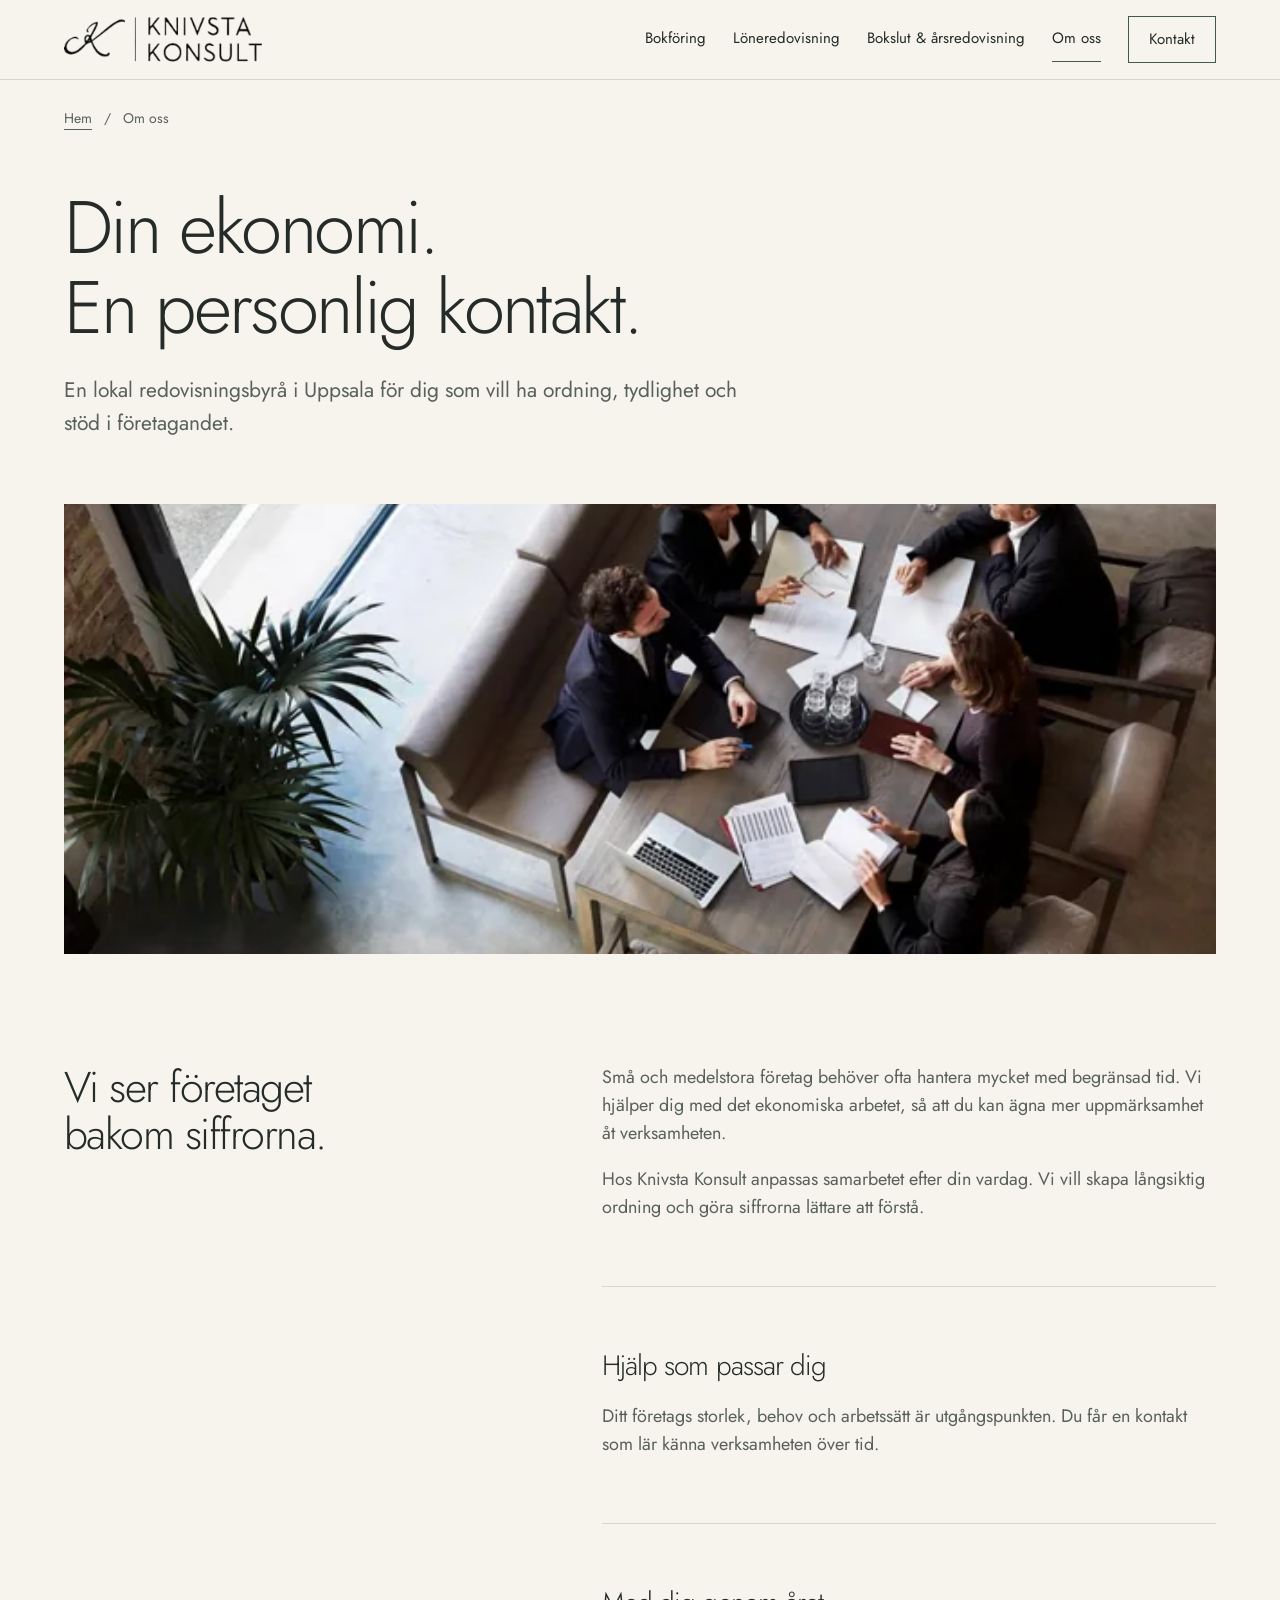
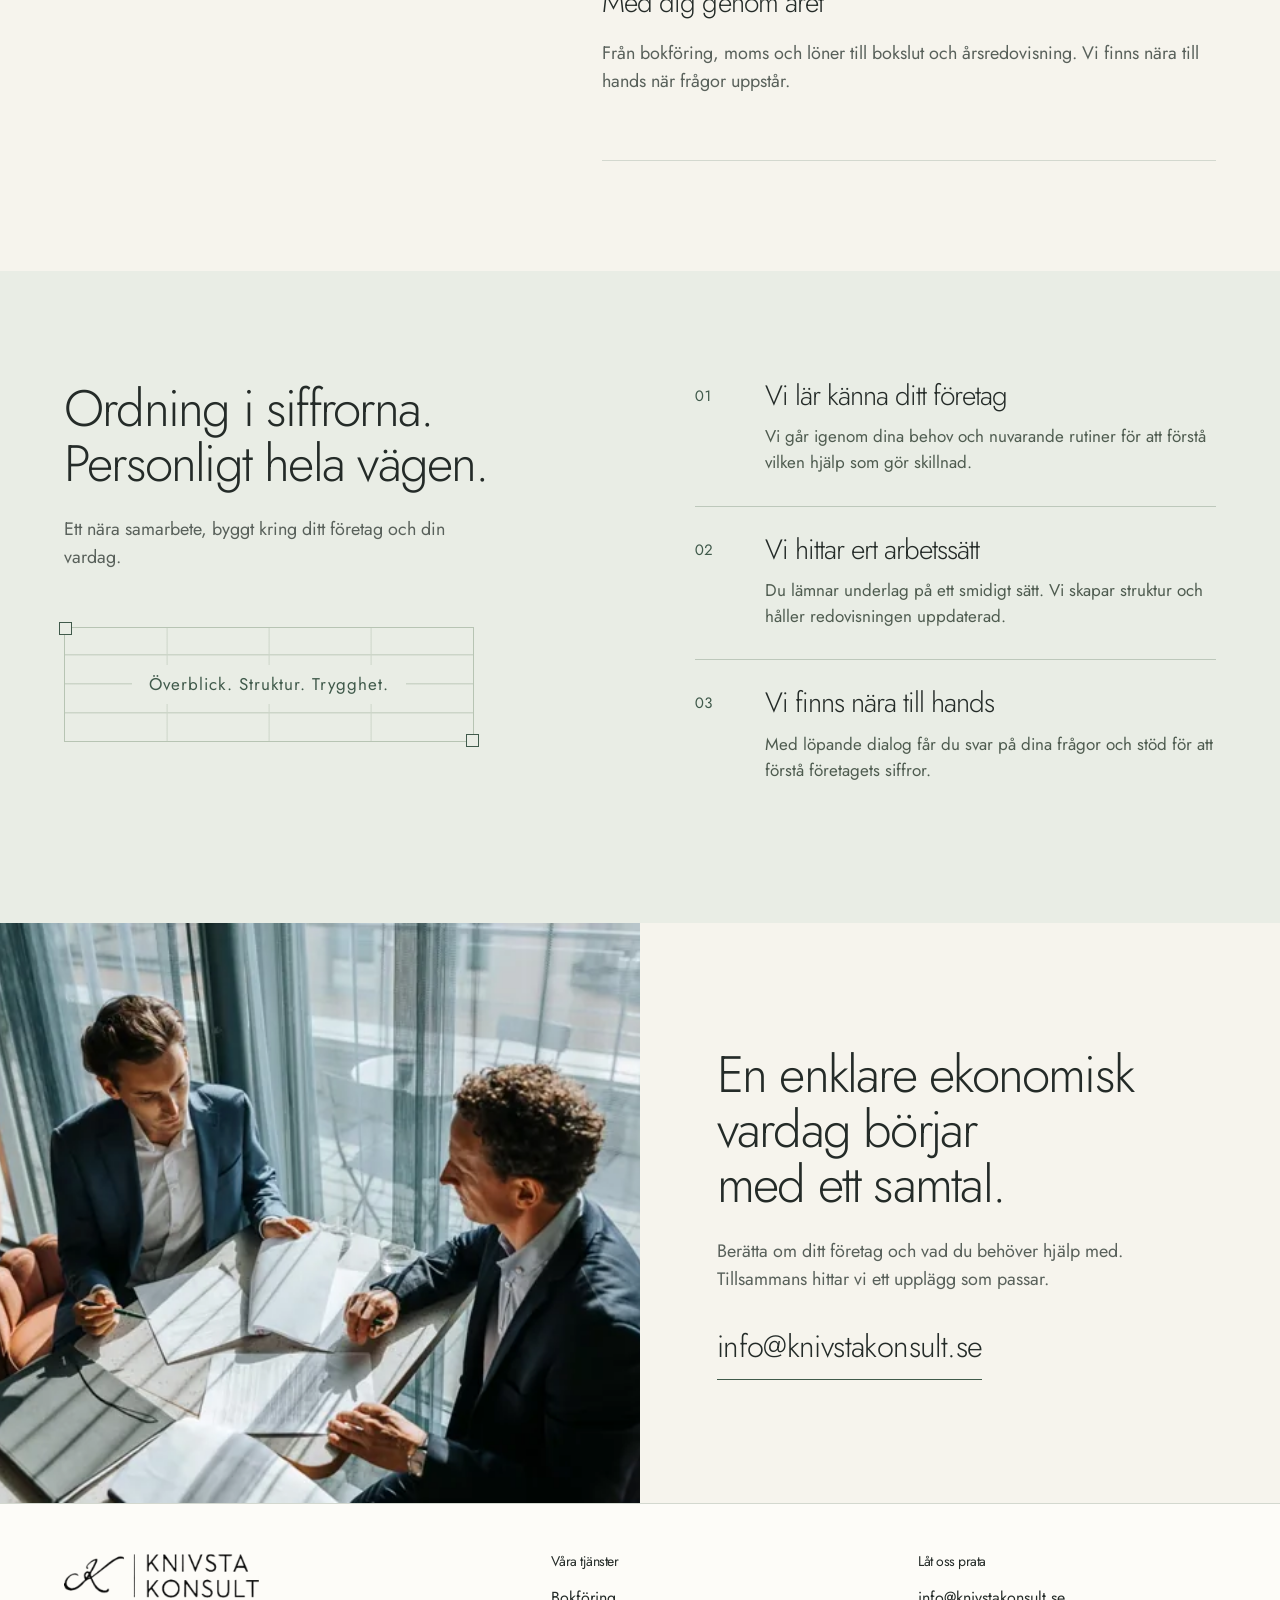
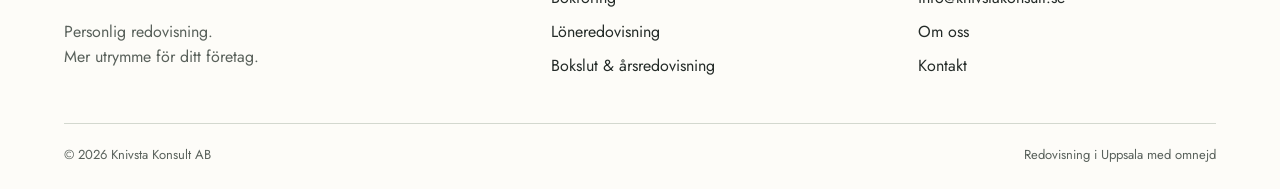
<file: 17/5/om-oss/index.html>
<!doctype html><html lang="sv"><head><meta charset="utf-8"><meta name="viewport" content="width=device-width,initial-scale=1"><title>Om oss | Knivsta Konsult i Uppsala</title><meta name="description" content="Lär känna Knivsta Konsult, en lokal redovisningsbyrå för små och medelstora företag i Uppsala och omnejd."><meta name="theme-color" content="#f6f4ed"><link rel="canonical" href="https://www.knivstakonsult.se/17/5/om-oss/"><meta property="og:title" content="Om oss | Knivsta Konsult i Uppsala"><meta property="og:description" content="Lär känna Knivsta Konsult, en lokal redovisningsbyrå för små och medelstora företag i Uppsala och omnejd."><meta property="og:type" content="website"><meta property="og:locale" content="sv_SE"><link rel="icon" type="image/svg+xml" href="data:image/svg+xml,%3Csvg%20xmlns%3D%22http%3A%2F%2Fwww.w3.org%2F2000%2Fsvg%22%20viewBox%3D%220%200%2064%2064%22%3E%3Crect%20width%3D%2264%22%20height%3D%2264%22%20fill%3D%22%23405a4b%22%2F%3E%3Ctext%20x%3D%2232%22%20y%3D%2246%22%20text-anchor%3D%22middle%22%20font-family%3D%22Georgia%2Cserif%22%20font-size%3D%2246%22%20fill%3D%22%23f6f4ed%22%3EK%3C%2Ftext%3E%3C%2Fsvg%3E"><link rel="preload" href="../../../assets/jost-light.ttf" as="font" type="font/ttf" crossorigin><link rel="stylesheet" href="../../../styles.css"><script src="../../../script.js" defer></script><script type="application/ld+json">{"@context":"https://schema.org","@type":"AccountingService","name":"Knivsta Konsult AB","url":"https://www.knivstakonsult.se/","email":"info@knivstakonsult.se","areaServed":"Uppsala","description":"Personlig redovisning för små och medelstora företag i Uppsala. Knivsta Konsult hjälper dig med bokföring, löner, bokslut och årsredovisning."}</script></head><body><a class="skip" href="#main">Hoppa till innehållet</a><header class="header"><div class="shell header-inner"><a class="logo" href="../../../" aria-label="Knivsta Konsult, startsida"><img src="../../../assets/logo.png" width="499" height="112" alt="Knivsta Konsult"></a><button class="menu-toggle" aria-controls="navigation" aria-expanded="false"><span class="menu-label">Meny</span><span class="menu-glyph" aria-hidden="true"><i></i><i></i></span></button><nav class="nav" id="navigation" aria-label="Huvudmeny"><a href="../../../17/2/bokforing/">Bokföring</a><a href="../../../17/10/loneredovisning/">Löneredovisning</a><a href="../../../17/3/bokslut-arsredovisning/">Bokslut & årsredovisning</a><a href="../../../17/5/om-oss/" aria-current="page">Om oss</a><a href="../../../17/6/kontakt/" class="nav-contact">Kontakt</a></nav></div></header><main id="main"><div class="shell breadcrumbs"><a href="../../../">Hem</a><span aria-current="page">Om oss</span></div><div class="shell"><section class="page-top"><h1>Din ekonomi.<br>En personlig kontakt.</h1><p>En lokal redovisningsbyrå i Uppsala för dig som vill ha ordning, tydlighet och stöd i företagandet.</p></section><img class="page-image" src="../../../assets/meeting.webp" srcset="../../../assets/meeting-small.webp 640w, ../../../assets/meeting.webp 1000w" sizes="(max-width: 640px) 100vw, 50vw" width="1000" height="667" alt="Möte kring företagets planering och ekonomiska underlag" fetchpriority="high" decoding="async"><section class="section detail-content"><h2>Vi ser företaget bakom siffrorna.</h2><div><div class="detail-block"><p>Små och medelstora företag behöver ofta hantera mycket med begränsad tid. Vi hjälper dig med det ekonomiska arbetet, så att du kan ägna mer uppmärksamhet åt verksamheten.</p><p>Hos Knivsta Konsult anpassas samarbetet efter din vardag. Vi vill skapa långsiktig ordning och göra siffrorna lättare att förstå.</p></div><div class="detail-block"><h3>Hjälp som passar dig</h3><p>Ditt företags storlek, behov och arbetssätt är utgångspunkten. Du får en kontakt som lär känna verksamheten över tid.</p></div><div class="detail-block"><h3>Med dig genom året</h3><p>Från bokföring, moms och löner till bokslut och årsredovisning. Vi finns nära till hands när frågor uppstår.</p></div></div></section></div><section class="process section"><div class="shell process-inner"><div><h2>Ordning i siffrorna.<br>Personligt hela vägen.</h2><p class="process-intro">Ett nära samarbete, byggt kring ditt företag och din vardag.</p><div class="ledger" aria-hidden="true"><span>Överblick. Struktur. Trygghet.</span></div></div><div class="process-steps"><div class="process-step"><span class="step-number">01</span><div><h3>Vi lär känna ditt företag</h3><p>Vi går igenom dina behov och nuvarande rutiner för att förstå vilken hjälp som gör skillnad.</p></div></div><div class="process-step"><span class="step-number">02</span><div><h3>Vi hittar ert arbetssätt</h3><p>Du lämnar underlag på ett smidigt sätt. Vi skapar struktur och håller redovisningen uppdaterad.</p></div></div><div class="process-step"><span class="step-number">03</span><div><h3>Vi finns nära till hands</h3><p>Med löpande dialog får du svar på dina frågor och stöd för att förstå företagets siffror.</p></div></div></div></div></section><section class="closing"><img class="closing-image" src="../../../assets/advisory.webp" srcset="../../../assets/advisory-small.webp 640w, ../../../assets/advisory.webp 1000w" sizes="(max-width: 640px) 100vw, 50vw" width="1000" height="667" alt="Genomgång av ekonomiska underlag vid ett möte" loading="lazy" decoding="async"><div class="closing-copy"><h2>En enklare ekonomisk vardag börjar med ett samtal.</h2><p>Berätta om ditt företag och vad du behöver hjälp med. Tillsammans hittar vi ett upplägg som passar.</p><a class="mail-link" href="mailto:info@knivstakonsult.se">info@knivstakonsult.se</a></div></section></main><footer class="footer"><div class="shell"><div class="footer-main"><div class="footer-brand"><a class="logo" href="../../../" aria-label="Knivsta Konsult, startsida"><img src="../../../assets/logo.png" width="499" height="112" alt="Knivsta Konsult" loading="lazy"></a><p>Personlig redovisning.<br>Mer utrymme för ditt företag.</p></div><div><h2 class="footer-title">Våra tjänster</h2><div class="footer-links"><a href="../../../17/2/bokforing/">Bokföring</a><a href="../../../17/10/loneredovisning/">Löneredovisning</a><a href="../../../17/3/bokslut-arsredovisning/">Bokslut & årsredovisning</a></div></div><div><h2 class="footer-title">Låt oss prata</h2><div class="footer-links"><a href="mailto:info@knivstakonsult.se">info@knivstakonsult.se</a><a href="../../../17/5/om-oss/">Om oss</a><a href="../../../17/6/kontakt/">Kontakt</a></div></div></div><div class="footer-bottom"><span>© 2026 Knivsta Konsult AB</span><span>Redovisning i Uppsala med omnejd</span></div></div></footer></body></html>
</file>
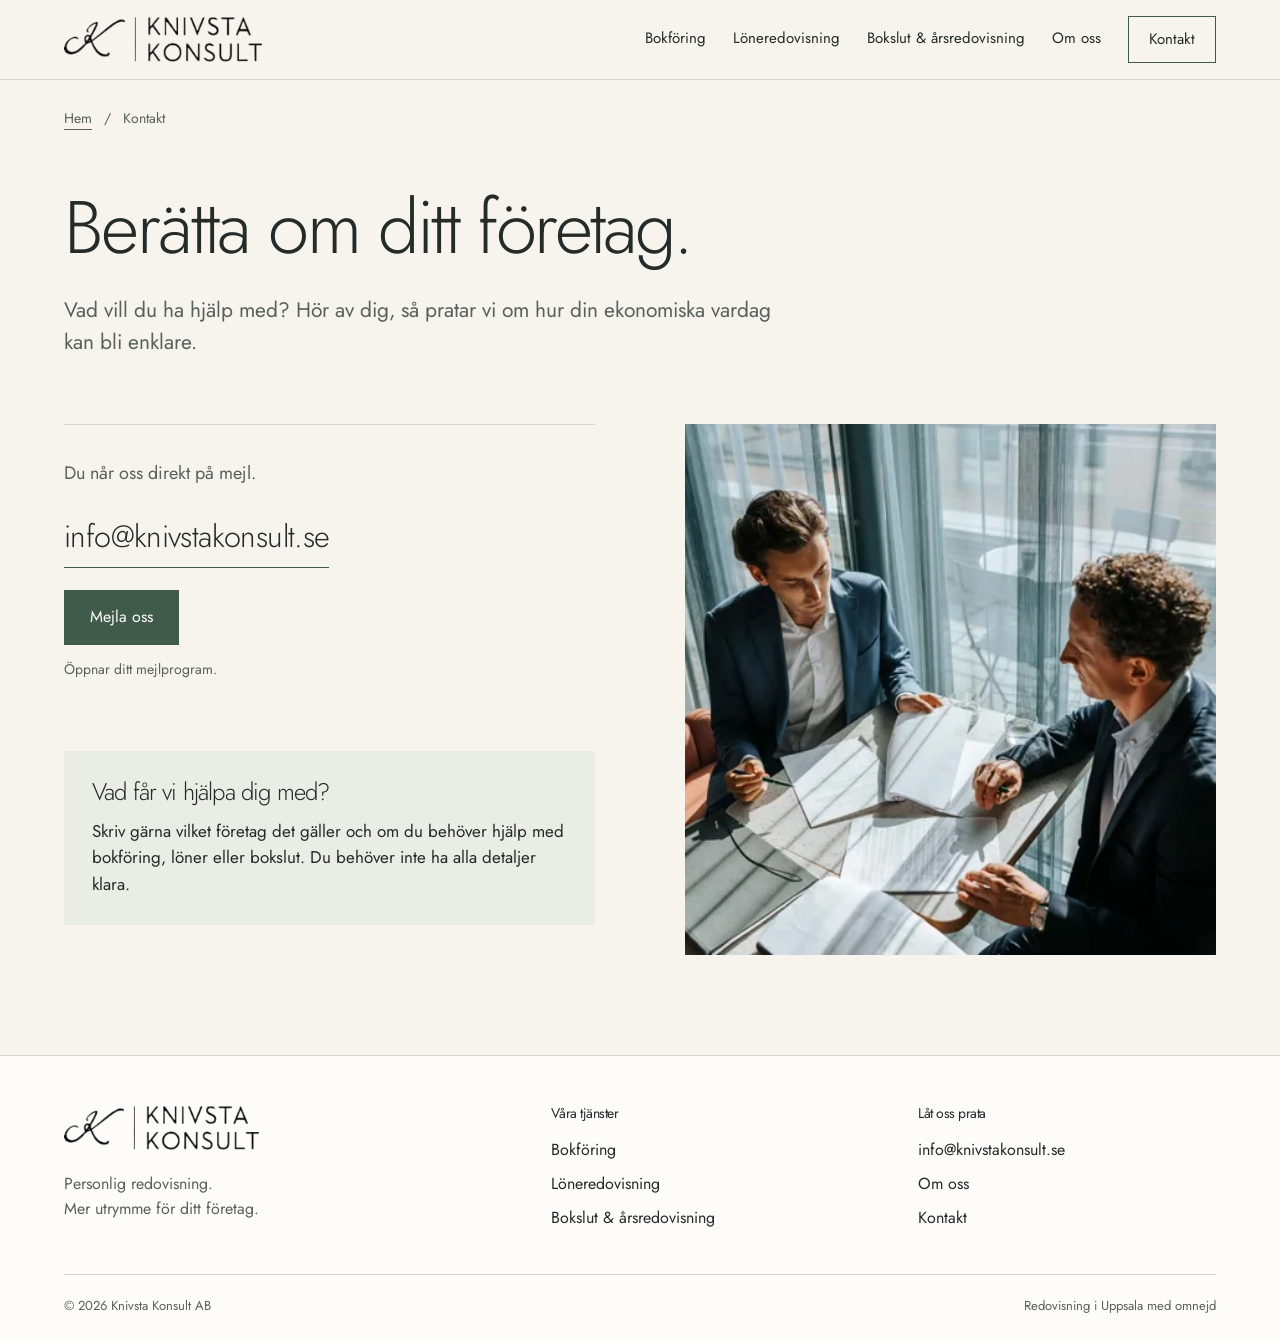
<file: 17/6/kontakt/index.html>
<!doctype html><html lang="sv"><head><meta charset="utf-8"><meta name="viewport" content="width=device-width,initial-scale=1"><title>Kontakt | Knivsta Konsult</title><meta name="description" content="Kontakta Knivsta Konsult på info@knivstakonsult.se. Berätta om ditt företag och vilken hjälp du behöver med redovisningen."><meta name="theme-color" content="#f6f4ed"><link rel="canonical" href="https://www.knivstakonsult.se/17/6/kontakt/"><meta property="og:title" content="Kontakt | Knivsta Konsult"><meta property="og:description" content="Kontakta Knivsta Konsult på info@knivstakonsult.se. Berätta om ditt företag och vilken hjälp du behöver med redovisningen."><meta property="og:type" content="website"><meta property="og:locale" content="sv_SE"><link rel="icon" type="image/svg+xml" href="data:image/svg+xml,%3Csvg%20xmlns%3D%22http%3A%2F%2Fwww.w3.org%2F2000%2Fsvg%22%20viewBox%3D%220%200%2064%2064%22%3E%3Crect%20width%3D%2264%22%20height%3D%2264%22%20fill%3D%22%23405a4b%22%2F%3E%3Ctext%20x%3D%2232%22%20y%3D%2246%22%20text-anchor%3D%22middle%22%20font-family%3D%22Georgia%2Cserif%22%20font-size%3D%2246%22%20fill%3D%22%23f6f4ed%22%3EK%3C%2Ftext%3E%3C%2Fsvg%3E"><link rel="preload" href="../../../assets/jost-light.ttf" as="font" type="font/ttf" crossorigin><link rel="stylesheet" href="../../../styles.css"><script src="../../../script.js" defer></script><script type="application/ld+json">{"@context":"https://schema.org","@type":"AccountingService","name":"Knivsta Konsult AB","url":"https://www.knivstakonsult.se/","email":"info@knivstakonsult.se","areaServed":"Uppsala","description":"Personlig redovisning för små och medelstora företag i Uppsala. Knivsta Konsult hjälper dig med bokföring, löner, bokslut och årsredovisning."}</script></head><body><a class="skip" href="#main">Hoppa till innehållet</a><header class="header"><div class="shell header-inner"><a class="logo" href="../../../" aria-label="Knivsta Konsult, startsida"><img src="../../../assets/logo.png" width="499" height="112" alt="Knivsta Konsult"></a><button class="menu-toggle" aria-controls="navigation" aria-expanded="false"><span class="menu-label">Meny</span><span class="menu-glyph" aria-hidden="true"><i></i><i></i></span></button><nav class="nav" id="navigation" aria-label="Huvudmeny"><a href="../../../17/2/bokforing/">Bokföring</a><a href="../../../17/10/loneredovisning/">Löneredovisning</a><a href="../../../17/3/bokslut-arsredovisning/">Bokslut & årsredovisning</a><a href="../../../17/5/om-oss/">Om oss</a><a href="../../../17/6/kontakt/" aria-current="page" class="nav-contact">Kontakt</a></nav></div></header><main id="main"><div class="shell breadcrumbs"><a href="../../../">Hem</a><span aria-current="page">Kontakt</span></div><div class="shell"><section class="page-top"><h1>Berätta om ditt företag.</h1><p>Vad vill du ha hjälp med? Hör av dig, så pratar vi om hur din ekonomiska vardag kan bli enklare.</p></section><div class="contact-layout"><div><div class="contact-card"><p>Du når oss direkt på mejl.</p><a class="mail-link" href="mailto:info@knivstakonsult.se">info@knivstakonsult.se</a><br><a class="button" href="mailto:info@knivstakonsult.se?subject=Hj%C3%A4lp%20med%20redovisning">Mejla oss</a><small>Öppnar ditt mejlprogram.</small></div><div class="contact-hint"><h2>Vad får vi hjälpa dig med?</h2><p>Skriv gärna vilket företag det gäller och om du behöver hjälp med bokföring, löner eller bokslut. Du behöver inte ha alla detaljer klara.</p></div></div><img class="contact-photo" src="../../../assets/advisory.webp" srcset="../../../assets/advisory-small.webp 640w, ../../../assets/advisory.webp 1000w" sizes="(max-width: 640px) 100vw, 50vw" width="1000" height="667" alt="Två personer går igenom ekonomiska underlag" fetchpriority="high" decoding="async"></div></div></main><footer class="footer"><div class="shell"><div class="footer-main"><div class="footer-brand"><a class="logo" href="../../../" aria-label="Knivsta Konsult, startsida"><img src="../../../assets/logo.png" width="499" height="112" alt="Knivsta Konsult" loading="lazy"></a><p>Personlig redovisning.<br>Mer utrymme för ditt företag.</p></div><div><h2 class="footer-title">Våra tjänster</h2><div class="footer-links"><a href="../../../17/2/bokforing/">Bokföring</a><a href="../../../17/10/loneredovisning/">Löneredovisning</a><a href="../../../17/3/bokslut-arsredovisning/">Bokslut & årsredovisning</a></div></div><div><h2 class="footer-title">Låt oss prata</h2><div class="footer-links"><a href="mailto:info@knivstakonsult.se">info@knivstakonsult.se</a><a href="../../../17/5/om-oss/">Om oss</a><a href="../../../17/6/kontakt/">Kontakt</a></div></div></div><div class="footer-bottom"><span>© 2026 Knivsta Konsult AB</span><span>Redovisning i Uppsala med omnejd</span></div></div></footer></body></html>
</file>
<file: styles.css>
@font-face{font-family:Jost;src:url('./assets/jost-light.ttf') format('truetype');font-style:normal;font-weight:300;font-display:swap}
@font-face{font-family:Jost;src:url('./assets/jost-regular.ttf') format('truetype');font-style:normal;font-weight:400 700;font-display:swap}
:root{--paper:#f6f4ed;--white:#fdfcf8;--ink:#242b28;--muted:#59615b;--line:#d3d8cf;--green:#405a4b;--wash:#e9ede5;--gutter:clamp(24px,5vw,88px);--ease:cubic-bezier(.22,1,.36,1)}
*{box-sizing:border-box}html{scroll-behavior:smooth;scroll-padding-top:90px}body{margin:0;background:var(--paper);color:var(--ink);font-family:Jost,Arial,sans-serif;font-size:18px;line-height:1.55;-webkit-font-smoothing:antialiased}::selection{color:var(--white);background:var(--green)}a{color:inherit;text-decoration:none;text-underline-offset:6px}button{font:inherit;color:inherit}img{display:block;max-width:100%;height:auto}h1,h2,h3,p,figure{margin:0}h1,h2,h3{font-weight:300;line-height:1.08;letter-spacing:-.035em;text-wrap:balance}h1{font-size:clamp(48px,6vw,88px)}h2{font-size:clamp(36px,4vw,60px)}h3{font-size:28px}p{max-width:65ch}p+p{margin-top:18px}button,a,summary{-webkit-tap-highlight-color:transparent}:focus-visible{outline:3px solid #a77434;outline-offset:6px}a,button,summary{touch-action:manipulation}button{cursor:pointer}a:hover{text-decoration-color:currentColor}a:active,.button:active{transform:translateY(1px)}.skip{position:fixed;left:20px;top:-100px;z-index:20;background:var(--white);padding:12px 20px}.skip:focus{top:10px}.shell{width:min(1440px,100%);margin-inline:auto;padding-inline:var(--gutter)}.section{padding-block:110px}.text-link{display:inline-block;border-bottom:1px solid var(--ink);padding:6px 0;font-size:16px;transition:color .2s}.text-link:hover{color:var(--green)}.button{display:inline-flex;align-items:center;justify-content:center;min-height:52px;padding:14px 25px;background:var(--green);color:var(--white);font-size:16px;white-space:nowrap;border:1px solid transparent;transition:background .2s,transform .2s}.button:hover{background:#2e4437}.button-light{background:var(--paper);color:var(--ink)}.button-light:hover{background:#fff}.button-outline{border-color:var(--line);background:transparent;color:var(--ink)}.button-outline:hover{background:var(--wash)}
/* Layer scale: content 0; fixed navigation 5; mobile menu 6; skip link 20. */
.header{height:80px;background:var(--paper);position:relative;z-index:5;border-bottom:1px solid var(--line)}.header-inner{height:100%;display:flex;align-items:center;justify-content:space-between;gap:28px}.logo{flex-shrink:0}.logo img{width:198px;height:auto;mix-blend-mode:multiply}.nav{display:flex;align-items:center;gap:27px;font-size:15px}.nav a{padding:10px 0;border-bottom:1px solid transparent;white-space:nowrap}.nav a:hover,.nav a[aria-current=page]{border-color:var(--green)}.nav .nav-contact{padding:11px 20px;border:1px solid var(--green)}.menu-toggle{display:none;border:0;background:transparent;padding:10px 0;align-items:center;gap:10px;min-height:44px;font-size:16px}.menu-glyph{display:grid;gap:6px;width:23px}.menu-glyph i{height:1px;background:currentColor;display:block;transition:transform .2s}.menu-toggle[aria-expanded=true] i:first-child{transform:translateY(3.5px) rotate(45deg)}.menu-toggle[aria-expanded=true] i:last-child{transform:translateY(-3.5px) rotate(-45deg)}
.hero{position:relative;isolation:isolate;min-height:min(740px,calc(100svh - 80px));display:flex;align-items:center;background:#343b36;color:var(--white)}.hero-image,.hero-shade{position:absolute;inset:0;width:100%;height:100%;z-index:-1}.hero-image{object-fit:cover;object-position:center 48%}.hero-shade{background:linear-gradient(90deg,rgba(20,30,24,.84) 0%,rgba(20,30,24,.67) 32%,rgba(20,30,24,.08) 72%,rgba(20,30,24,.03) 100%)}.hero-content{padding-block:64px}.hero h1{max-width:800px;font-weight:300;line-height:1.03}.hero h1 span{display:block}.hero p{max-width:460px;font-size:20px;line-height:1.5;margin-top:26px;color:#f1f1ea}.hero-actions{display:flex;align-items:center;gap:29px;margin-top:35px}.hero .text-link{border-color:#e0e3db;color:var(--white)}.hero-frame{position:absolute;inset:24px;border:1px solid rgba(255,255,255,.18);pointer-events:none;z-index:-1}.hero-frame::before,.hero-frame::after{content:'';position:absolute;background:rgba(255,255,255,.65);width:28px;height:1px;bottom:-1px}.hero-frame::before{left:0}.hero-frame::after{right:0}.hero .hero-content{animation:arrive .7s var(--ease) both}@keyframes arrive{from{transform:translateY(12px);opacity:.7}to{transform:none;opacity:1}}
.service-strip{display:grid;grid-template-columns:1fr 1fr 1.3fr;border-bottom:1px solid var(--line)}.service-strip a{display:flex;align-items:center;justify-content:space-between;gap:18px;padding:27px 30px;font-size:20px;border-right:1px solid var(--line);transition:background .2s}.service-strip a:first-child{padding-left:var(--gutter)}.service-strip a:last-child{border:0;padding-right:var(--gutter)}.service-strip a:hover{background:var(--wash)}.service-strip small{font-size:13px;color:var(--muted)}
.intro{display:grid;grid-template-columns:1.1fr .9fr;align-items:center;gap:100px}.intro-copy h2{max-width:630px}.intro-copy p{margin-top:26px;font-size:19px;color:var(--muted);max-width:490px}.intro-copy .text-link{margin-top:26px}.intro-figure{position:relative;padding:17px 0 0 17px}.intro-figure:before{content:'';position:absolute;inset:0 17px 17px 0;border:1px solid var(--line);z-index:-1}.intro-figure img{width:100%;aspect-ratio:1/1.05;object-fit:cover}.intro-figure figcaption{margin-top:14px;font-size:13px;color:var(--muted)}
.services{background:var(--white);border-block:1px solid var(--line)}.services h2{max-width:670px;margin-bottom:46px}.service-row{display:grid;grid-template-columns:210px minmax(220px,1fr) minmax(210px,.85fr) 95px;align-items:center;gap:38px;padding:29px 0;border-top:1px solid var(--line)}.service-row img{width:100%;aspect-ratio:1.55;object-fit:cover;transition:transform .5s var(--ease)}.service-picture{overflow:hidden}.service-row:hover img{transform:scale(1.035)}.service-row h3{font-size:34px}.service-row p{font-size:17px;color:var(--muted)}.service-row .row-action{font-size:15px;text-align:right;text-decoration:underline;text-underline-offset:6px}.service-row:hover h3{color:var(--green)}
.process{position:relative;background:var(--wash);overflow:hidden}.process-inner{display:grid;grid-template-columns:1fr 1fr;gap:110px;align-items:start}.process h2{max-width:500px}.process-intro{margin-top:25px;color:var(--muted);max-width:420px}.process-steps{counter-reset:step;position:relative}.process-step{display:grid;grid-template-columns:50px 1fr;gap:20px;padding:0 0 30px}.process-step:not(:last-child){margin-bottom:28px;border-bottom:1px solid #bdc8bb}.step-number{font-variant-numeric:tabular-nums;font-size:15px;color:var(--green);padding-top:4px}.process-step h3{font-size:28px}.process-step p{margin-top:12px;font-size:17px;color:#4f5c50}.ledger{position:relative;margin-top:55px;width:100%;max-width:410px;height:115px;border:1px solid #b7c4b3;background:linear-gradient(90deg,transparent 24.8%,#ccd5c8 25%,transparent 25.3%,transparent 49.8%,#ccd5c8 50%,transparent 50.3%,transparent 74.8%,#ccd5c8 75%,transparent 75.3%),repeating-linear-gradient(0deg,transparent 0,transparent 27px,#ccd5c8 28px,#ccd5c8 29px);display:flex;align-items:center;justify-content:center}.ledger span{font-size:17px;letter-spacing:.06em;background:var(--wash);padding:6px 17px;color:var(--green)}.ledger:before,.ledger:after{content:'';position:absolute;width:11px;height:11px;border:1px solid var(--green);background:var(--wash)}.ledger:before{top:-6px;left:-6px}.ledger:after{right:-6px;bottom:-6px}
.closing{display:grid;grid-template-columns:1fr 1fr;min-height:580px;background:var(--paper)}.closing-image{height:100%;width:100%;object-fit:cover}.closing-copy{padding:80px clamp(28px,6vw,100px);display:flex;flex-direction:column;justify-content:center;align-items:start}.closing-copy h2{max-width:550px}.closing-copy p{margin-block:25px 30px;color:var(--muted)}.mail-link{font-size:clamp(20px,2.4vw,32px);font-weight:300;letter-spacing:-.02em;border-bottom:1px solid var(--green);padding-bottom:8px;overflow-wrap:anywhere}.mail-link:hover{color:var(--green)}
.footer{border-top:1px solid var(--line);padding-block:50px 24px;background:var(--white)}.footer-main{display:grid;grid-template-columns:1.4fr 1fr 1fr;gap:70px}.footer .logo img{width:195px}.footer p{margin-top:22px;font-size:16px;color:var(--muted);max-width:290px}.footer-title{font-size:14px;font-weight:500;margin-bottom:17px}.footer-links{display:grid;gap:9px;font-size:16px}.footer a:hover{text-decoration:underline}.footer-bottom{border-top:1px solid var(--line);margin-top:44px;padding-top:21px;display:flex;justify-content:space-between;gap:20px;font-size:13px;color:var(--muted)}
.breadcrumbs{display:flex;gap:12px;align-items:center;font-size:14px;color:var(--muted);padding-block:28px}.breadcrumbs a{text-decoration:underline}.breadcrumbs span:before{content:'/';margin-right:12px;color:var(--muted)}.page-top{padding:30px 0 65px}.page-top h1{max-width:1050px;font-size:clamp(44px,5.8vw,78px)}.page-top p{margin-top:26px;font-size:21px;max-width:710px;color:var(--muted)}.page-image{width:100%;height:450px;object-fit:cover;object-position:center}.detail-content{display:grid;grid-template-columns:1fr 1.4fr;gap:100px}.detail-content h2{font-size:43px;max-width:410px}.detail-content p{color:var(--muted)}.inclusions{display:grid;grid-template-columns:1fr 1fr;gap:20px 35px;list-style:none;padding:0;margin:30px 0 0}.inclusions li{font-size:17px;padding:14px 0;border-top:1px solid var(--line)}.detail-block{padding-block:64px;border-bottom:1px solid var(--line)}.detail-block:first-child{padding-top:0}.detail-block h3{margin-bottom:22px}.detail-cta{background:var(--wash);padding:40px;margin-top:38px}.detail-cta p{margin-bottom:24px}.contact-layout{display:grid;grid-template-columns:1fr 1fr;gap:90px;padding-bottom:100px;align-items:start}.contact-layout .contact-photo{width:100%;aspect-ratio:1/1;object-fit:cover}.contact-card{border-top:1px solid var(--line);padding:35px 0}.contact-card p{margin-bottom:25px;color:var(--muted)}.contact-card .button{margin-top:30px}.contact-card small{display:block;font-size:14px;color:var(--muted);margin-top:14px}.contact-hint{margin-top:35px;padding:28px;background:var(--wash)}.contact-hint h2{font-size:24px;margin-bottom:13px}.contact-hint p{font-size:17px}.faq{padding-top:65px}.faq h2{margin-bottom:32px;font-size:38px}.faq details{border-top:1px solid var(--line);padding:18px 0}.faq summary{cursor:pointer;display:flex;align-items:center;justify-content:space-between;gap:25px;list-style:none;min-height:32px;font-size:19px}.faq summary::-webkit-details-marker{display:none}.faq summary:after{content:'';width:10px;height:10px;border-bottom:1px solid var(--ink);border-right:1px solid var(--ink);transform:rotate(45deg);flex-shrink:0;margin:0 5px 6px 0}.faq details[open] summary:after{transform:rotate(225deg);margin-top:8px}.faq details p{font-size:17px;color:var(--muted);padding-top:16px;max-width:700px}
@media(min-width:1600px){.hero{min-height:800px}.hero h1{font-size:92px}.hero-image{object-position:center 44%}}
@media(max-width:1100px){.nav{gap:17px;font-size:14px}.logo img{width:165px}.intro,.process-inner,.detail-content{gap:50px}.service-row{grid-template-columns:150px 1fr 1fr;gap:25px}.service-row .row-action{grid-column:2/-1;text-align:left;margin-top:-18px}.service-row h3{font-size:30px}.footer-main{gap:40px}}
@media(max-width:900px){.nav{display:none;position:absolute;top:79px;left:0;right:0;background:var(--paper);padding:20px var(--gutter) 30px;border-bottom:1px solid var(--line);font-size:19px;z-index:6}.nav.is-open{display:grid;gap:2px}.nav a{padding:14px 0}.nav .nav-contact{margin-top:15px;padding:12px 18px;text-align:center}.menu-toggle{display:flex}.header{height:74px}.nav{top:73px}.logo img{width:184px}.hero{min-height:640px}.hero h1{font-size:clamp(48px,7.5vw,67px)}.service-strip a{padding:22px;font-size:18px}.service-strip small{display:none}.intro{gap:40px}.section{padding-block:80px}.closing{min-height:490px}.closing-copy{padding:45px 32px}.closing-copy h2{font-size:40px}.detail-content{grid-template-columns:.85fr 1.15fr;gap:35px}.contact-layout{gap:40px}}
@media(max-width:640px){:root{--gutter:23px}body{font-size:17px}.header{height:70px}.nav{top:69px}.logo img{width:176px}.hero{min-height:calc(100svh - 70px);max-height:none;align-items:center}.hero-image{object-position:60% center}.hero-shade{background:linear-gradient(90deg,rgba(18,29,23,.78),rgba(18,29,23,.34)),linear-gradient(0deg,rgba(18,29,23,.46),transparent 70%)}.hero-frame{inset:13px}.hero-content{padding-block:65px}.hero h1{font-size:clamp(40px,11.3vw,62px);max-width:510px;line-height:1.06}.hero p{font-size:18px;max-width:320px;margin-top:24px}.hero-actions{gap:24px;flex-wrap:wrap;margin-top:28px}.hero-actions .button{padding-inline:21px}.hero .text-link{font-size:15px}.service-strip{grid-template-columns:1fr}.service-strip a,.service-strip a:first-child,.service-strip a:last-child{padding:17px var(--gutter);border:0;border-bottom:1px solid var(--line);font-size:19px}.service-strip a:last-child{border:0}.service-strip small{display:block}.section{padding-block:65px}.intro{grid-template-columns:1fr;gap:38px}.intro-copy p{font-size:18px;margin-top:22px}.intro-figure img{aspect-ratio:1.25}.intro-figure{padding:12px 0 0 12px}.intro-figure:before{inset:0 12px 12px 0}.intro-figure figcaption{font-size:13px}.services h2{margin-bottom:35px}.service-row{grid-template-columns:100px 1fr;gap:15px 21px;padding-block:25px}.service-row .service-picture{grid-row:1/4;align-self:stretch}.service-row img{height:100%;aspect-ratio:auto;object-fit:cover}.service-row h3{font-size:28px}.service-row p{grid-column:2;font-size:16px;line-height:1.45}.service-row .row-action{grid-column:2;margin:0;font-size:14px}.process-inner{grid-template-columns:1fr;gap:45px}.ledger{height:88px;margin-top:30px;max-width:none}.process-step{grid-template-columns:30px 1fr;gap:16px}.process-step h3{font-size:26px}.process-step p{font-size:17px}.closing{grid-template-columns:1fr;min-height:0}.closing-image{height:300px;object-position:center}.closing-copy{padding:55px var(--gutter) 65px}.closing-copy h2{font-size:39px}.mail-link{font-size:26px}.footer-main{grid-template-columns:1fr 1fr;gap:35px 25px}.footer-brand{grid-column:1/-1}.footer-links{font-size:15px}.footer-bottom{flex-direction:column;gap:9px;margin-top:30px;font-size:13px}.breadcrumbs{padding-block:23px;font-size:13px;flex-wrap:wrap;gap:8px}.page-top{padding-top:20px;padding-bottom:40px}.page-top h1{font-size:45px;overflow-wrap:break-word}.page-top p{font-size:19px;margin-top:21px}.page-image{height:300px}.detail-content{grid-template-columns:1fr;gap:35px}.detail-content h2{font-size:36px}.inclusions{gap:0 20px}.inclusions li{font-size:16px}.detail-block{padding-block:37px}.detail-cta{padding:27px}.contact-layout{grid-template-columns:1fr;gap:32px;padding-bottom:60px}.contact-layout .contact-photo{aspect-ratio:1.2}.contact-card{padding-top:24px}.contact-card .mail-link{font-size:25px}.faq{padding-top:45px}.faq h2{font-size:32px}.faq summary{font-size:18px}}
@media(max-height:560px) and (min-width:641px){.hero{min-height:440px}.hero h1{font-size:58px}.hero-content{padding-block:35px}}
@media(prefers-reduced-motion:reduce){html{scroll-behavior:auto}*,*:before,*:after{animation:none!important;transition:none!important}}
</file>
